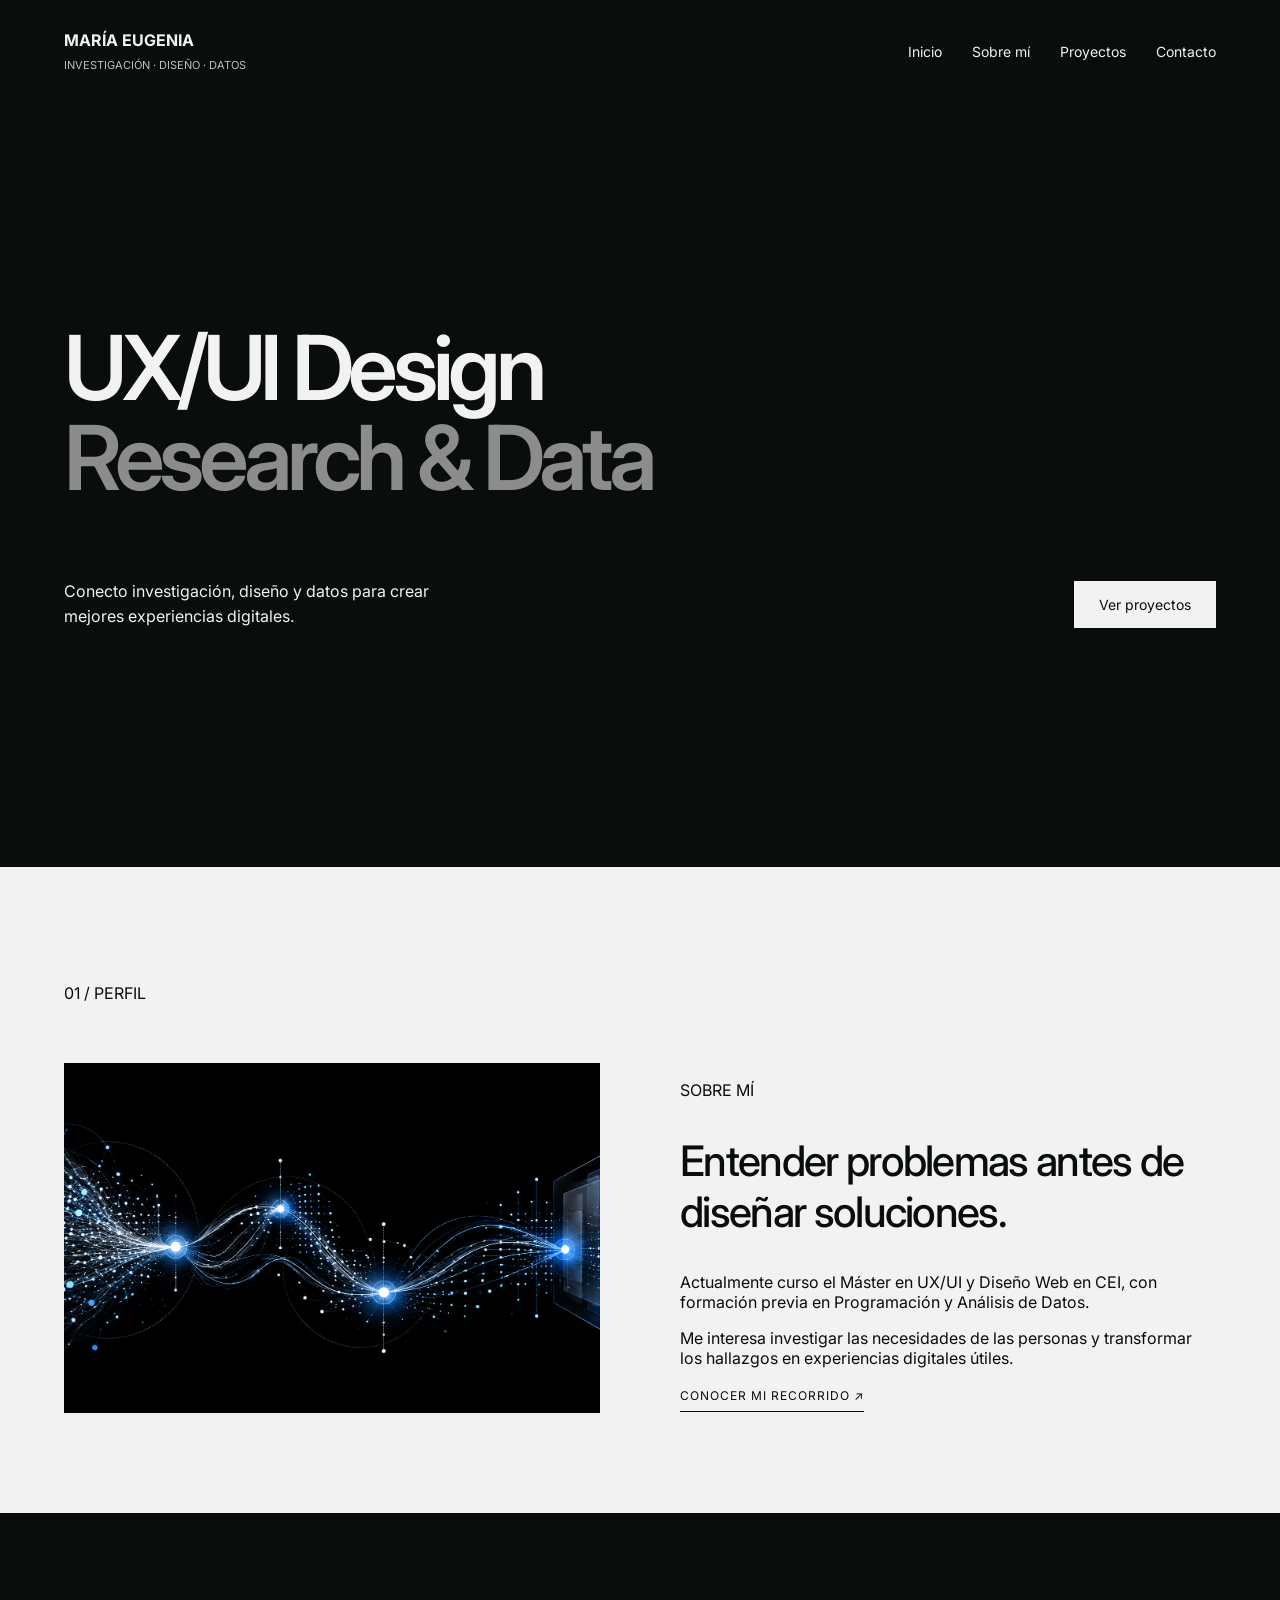
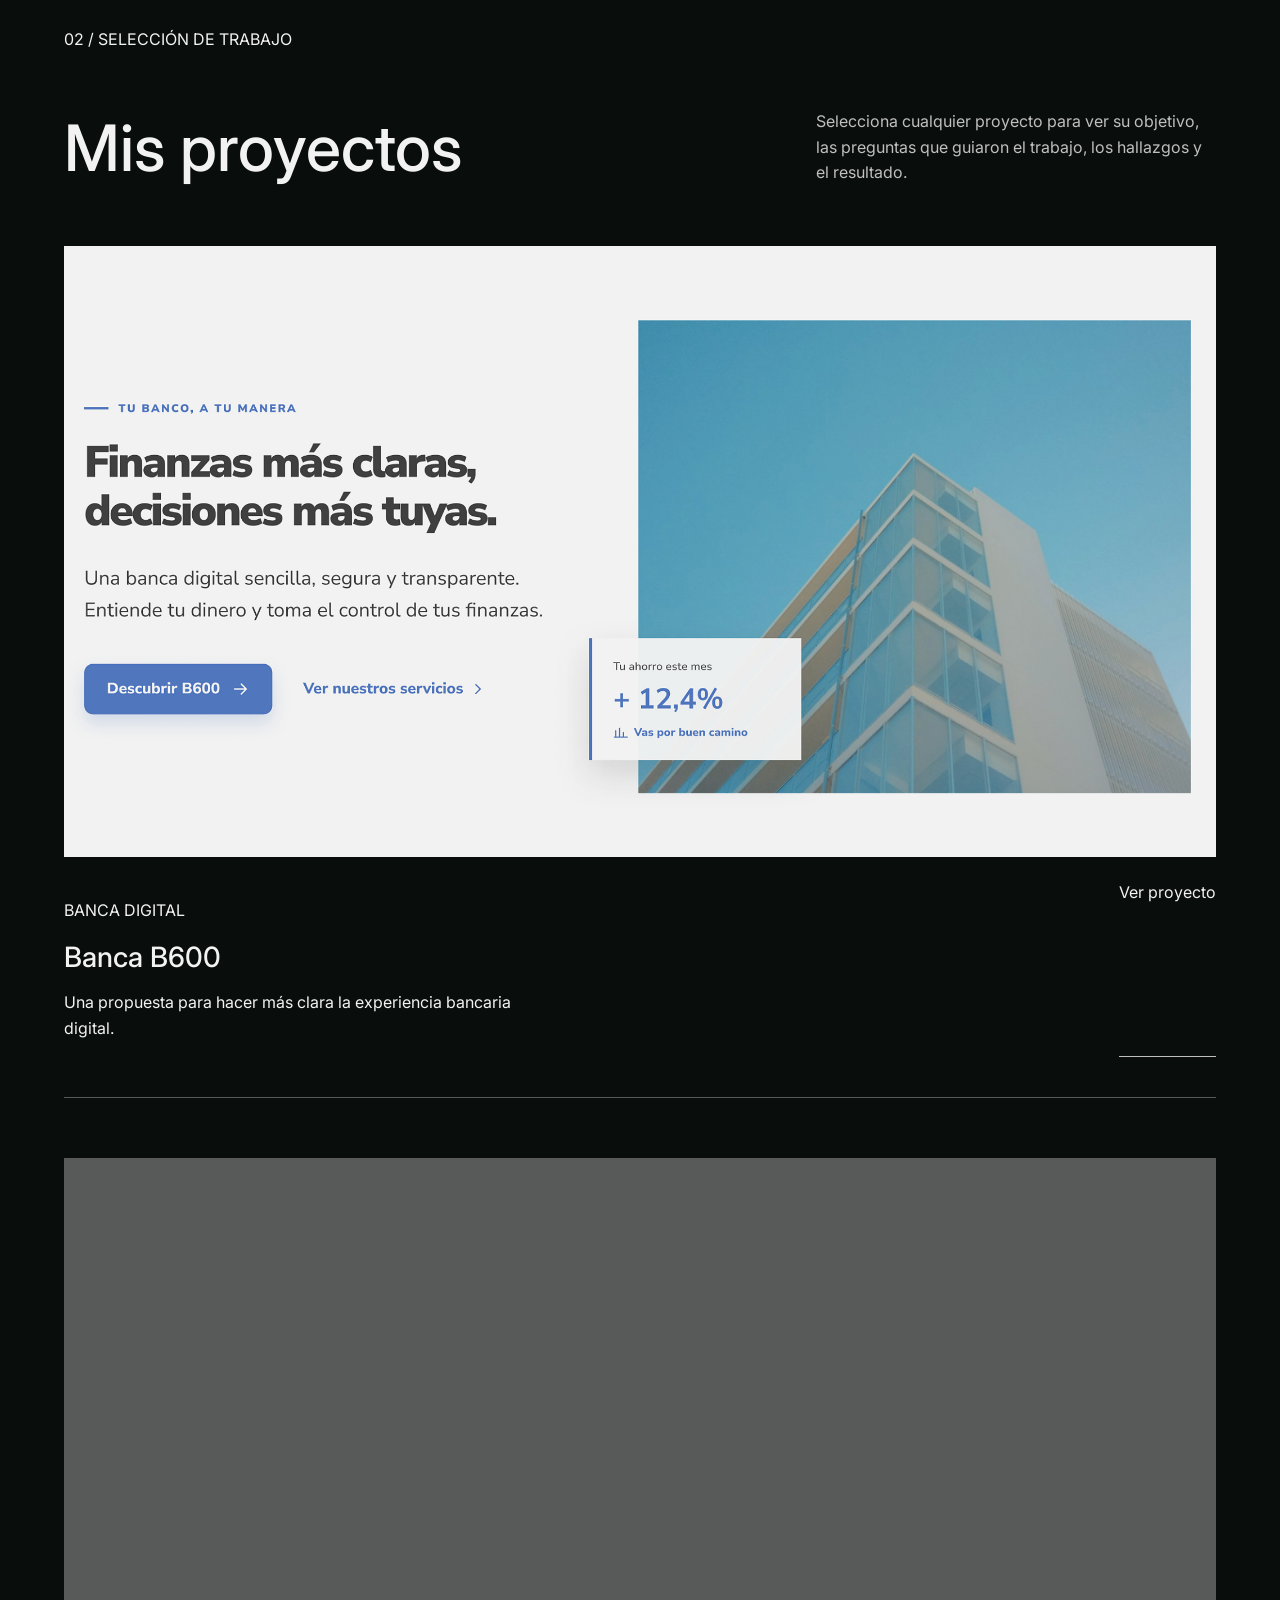
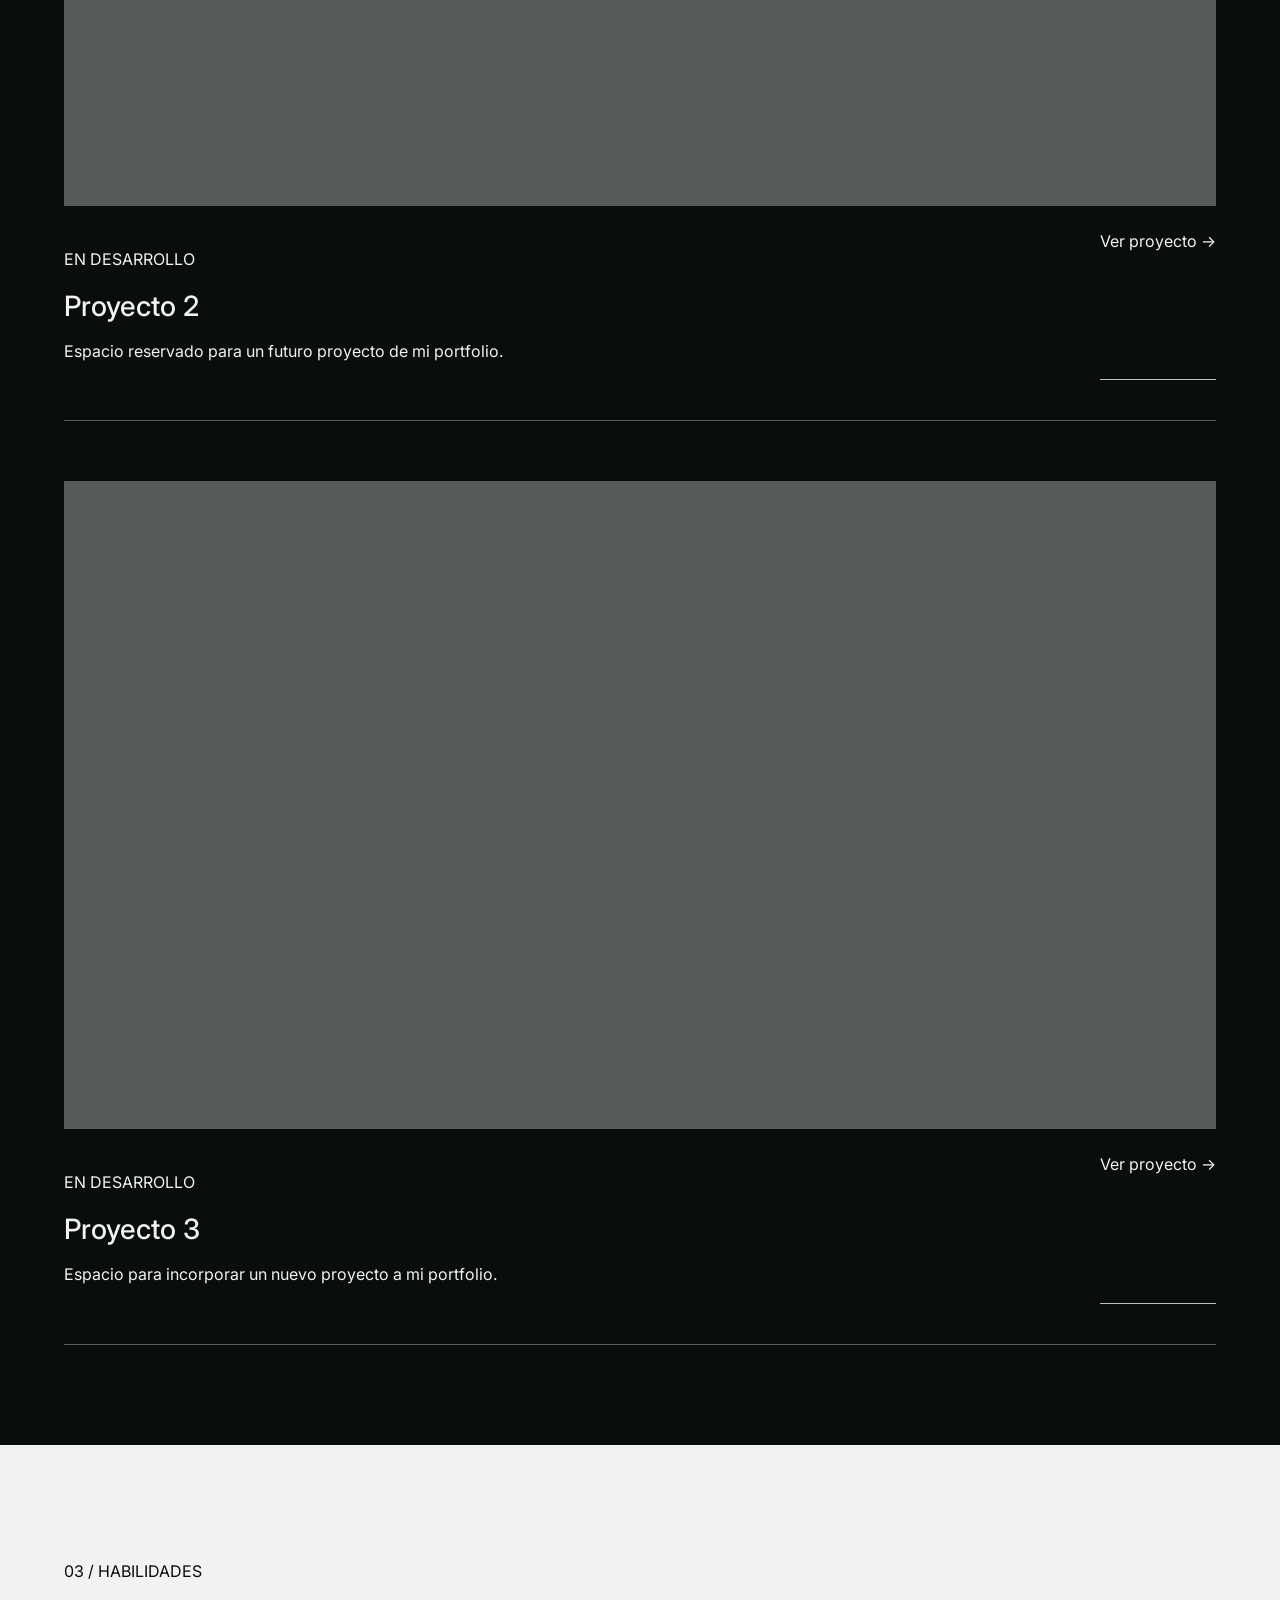
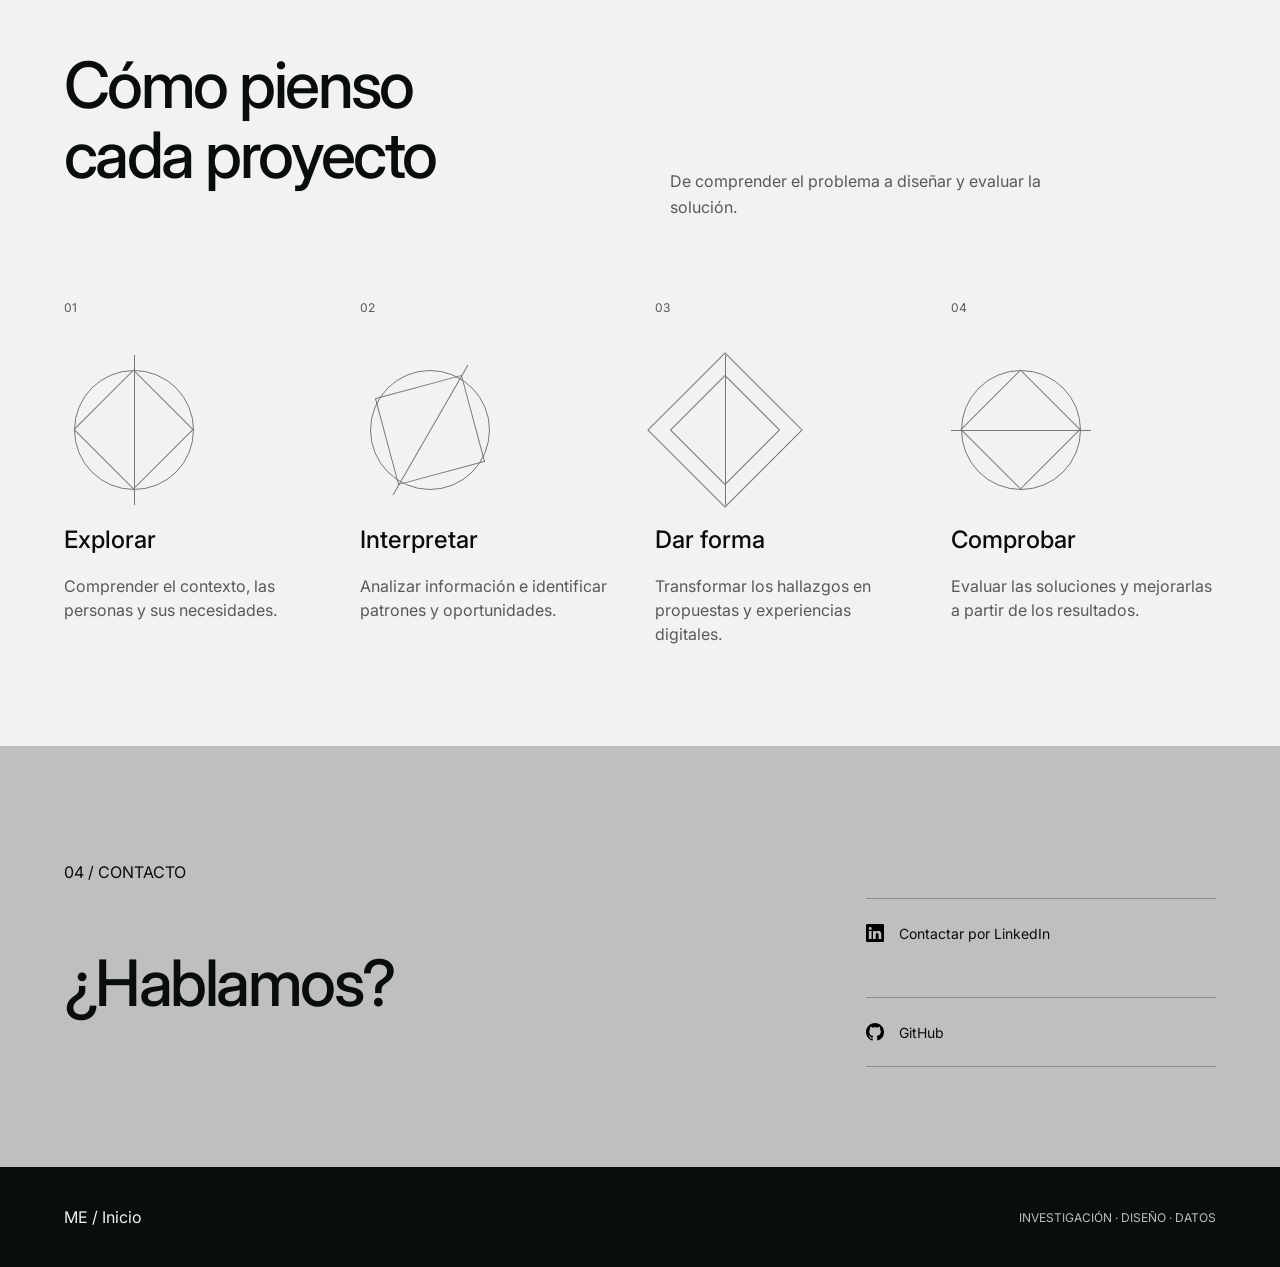
<file: index.html>
<!DOCTYPE html>
<html lang="es">

<head>
  <meta charset="UTF-8">
  <meta name="viewport" content="width=device-width, initial-scale=1.0">

  <title>María Eugenia | Portfolio</title>

  <!-- Tipografía Inter -->
  <link rel="preconnect" href="https://fonts.googleapis.com">
  <link rel="preconnect" href="https://fonts.gstatic.com" crossorigin>
  <link href="https://fonts.googleapis.com/css2?family=Inter:wght@400;500;600;700&display=swap" rel="stylesheet">

  <!-- Archivo de estilos -->
  <link rel="stylesheet" href="css/main.css">
</head>

<body>

  <!-- HEADER -->
  <header class="header">
    <div class="contenedor">

      <a href="index.html" class="logo">
        <strong>MARÍA EUGENIA</strong>
        <span>INVESTIGACIÓN · DISEÑO · DATOS</span>
      </a>

      <nav class="menu">
        <a href="index.html">Inicio</a>
        <a href="sobre-mi.html">Sobre mí</a>
        <a href="#proyectos">Proyectos</a>
        <a href="#contacto">Contacto</a>
      </nav>

    </div>
  </header>

  <main>

    <!-- 01. PORTADA -->
    <section class="portada">
      <div class="contenedor">

        <h1>
          UX/UI Design<br>
          <span>Research & Data</span>
        </h1>

        <div class="portada-info">
          <p>
            Conecto investigación, diseño y datos
            para crear mejores experiencias digitales.
          </p>

          <a href="#proyectos" class="boton">
            Ver proyectos
          </a>
        </div>

      </div>
    </section>

    <!-- 02. SOBRE MÍ -->
    <section class="sobre-mi">
      <div class="contenedor">

        <p class="etiqueta">01 / PERFIL</p>

        <div class="sobre-mi-contenido">

          <div class="sobre-mi-imagen">
            <img src="assets/img/flujo-datos.png" alt="Representación abstracta de un flujo de información y datos"
              class="imagen-flujo-datos">

          </div>

          <div class="sobre-mi-texto">
            <p class="etiqueta">SOBRE MÍ</p>

            <h2>
              Entender problemas antes
              de diseñar soluciones.
            </h2>

            <p>
              Actualmente curso el Máster en UX/UI
              y Diseño Web en CEI, con formación
              previa en Programación y Análisis
              de Datos.
            </p>

            <p>
              Me interesa investigar las necesidades
              de las personas y transformar los
              hallazgos en experiencias digitales útiles.
            </p>

            <a href="sobre-mi.html" class="enlace-recorrido">
              Conocer mi recorrido ↗
            </a>
          </div>

        </div>
      </div>
    </section>

    <!-- 03. PROYECTOS -->
    <section class="proyectos" id="proyectos">
      <div class="contenedor">

        <p class="etiqueta">02 / SELECCIÓN DE TRABAJO</p>



        <div class="encabezado-proyectos">

          <h2>Mis proyectos</h2>

          <p class="introduccion">
            Selecciona cualquier proyecto para ver su objetivo,
            las preguntas que guiaron el trabajo,
            los hallazgos y el resultado.
          </p>

        </div>


        <!-- Proyecto B600 -->
        <article class="tarjeta-proyecto">

          <img class="imagen-b600" src="assets/img/b600-home.jpg" alt="Página principal de B600 Banca Digital">

          <div class="proyecto-info">
            <div>
              <p class="etiqueta">BANCA DIGITAL</p>
              <h3>Banca B600</h3>

              <p>
                Una propuesta para hacer más clara
                la experiencia bancaria digital.
              </p>
            </div>

            <a href="detalle-b600.html" class="enlace">
              Ver proyecto
            </a>
          </div>

        </article>

        <!-- Segundo proyecto -->
        <article class="tarjeta-proyecto">

          <div class="imagen-pendiente"></div>

          <div class="proyecto-info">
            <div>
              <p class="etiqueta">EN DESARROLLO</p>
              <h3>Proyecto 2</h3>

              <p>
                Espacio reservado para un futuro proyecto
                de mi portfolio.
              </p>
            </div>

            <a href="detalle-proyecto2.html" class="enlace">Ver proyecto →</a>
          </div>

        </article>

        <!-- Proyecto futuro -->
        <article class="tarjeta-proyecto">

          <div class="imagen-pendiente"></div>

          <div class="proyecto-info">
            <div>
              <p class="etiqueta">EN DESARROLLO</p>
              <h3>Proyecto 3</h3>

              <p>
                Espacio para incorporar un nuevo
                proyecto a mi portfolio.
              </p>
            </div>

            <a href="detalle-proyecto3.html" class="enlace">Ver proyecto →</a>
          </div>

        </article>

      </div>
    </section>

    <!-- 04. MI PROCESO -->
    <section class="proceso" id="proceso">
      <div class="contenedor">

        <p class="etiqueta">03 / HABILIDADES</p>

        <div class="proceso-encabezado">
          <h2>Cómo pienso<br>cada proyecto</h2>

          <p class="introduccion">
            De comprender el problema a diseñar
            y evaluar la solución.
          </p>
        </div>

        <div class="pasos">

          <article class="paso">
            <span>01</span>

            <div class="figura figura-explorar" aria-hidden="true">
              <span class="circulo"></span>
              <span class="rombo"></span>
              <span class="linea-vertical"></span>
            </div>
            <h3>Explorar</h3>
            <p>
              Comprender el contexto, las personas
              y sus necesidades.
            </p>
          </article>

          <article class="paso">
            <span>02</span>

            <div class="figura figura-interpretar" aria-hidden="true">
              <span class="circulo"></span>
              <span class="cuadrado-inclinado"></span>
              <span class="linea-diagonal"></span>
            </div>

            <h3>Interpretar</h3>
            <p>
              Analizar información e identificar
              patrones y oportunidades.
            </p>
          </article>

          <article class="paso">
            <span>03</span>

            <div class="figura figura-dar-forma" aria-hidden="true">
              <span class="rombo-exterior"></span>
              <span class="rombo-interior"></span>
              <span class="linea-vertical"></span>
            </div>

            <h3>Dar forma</h3>
            <p>
              Transformar los hallazgos en propuestas
              y experiencias digitales.
            </p>
          </article>

          <article class="paso">
            <span>04</span>
            <div class="figura figura-comprobar" aria-hidden="true">
              <span class="circulo"></span>
              <span class="rombo"></span>
              <span class="linea-horizontal"></span>
            </div>
            
            <h3>Comprobar</h3>
            <p>
              Evaluar las soluciones y mejorarlas
              a partir de los resultados.
            </p>
          </article>

        </div>
      </div>
    </section>

    <!-- 05. CONTACTO -->
    <section class="contacto" id="contacto">
      <div class="contenedor">

        <p class="etiqueta">04 / CONTACTO</p>

        <div class="contacto-contenido">

          <h2>¿Hablamos?</h2>

          <div class="contacto-enlaces">

            <a href="https://www.linkedin.com/in/maria-eugenia-cardamone/" target="_blank" rel="noopener noreferrer">

              <img src="assets/icons/linkedin.svg" alt="" class="icono-contacto">
              <span>Contactar por LinkedIn</span>
            </a>



            <a href="https://github.com/cardamoneeuge">

              <img src="assets/icons/github.svg" alt="" class="icono-contacto">
              <span>GitHub</span>
            </a>

          </div>

        </div>
      </div>
    </section>

  </main>

  <!-- FOOTER -->
  <footer class="footer">
    <div class="contenedor">

      <a href="index.html">ME / Inicio</a>

      <p>INVESTIGACIÓN · DISEÑO · DATOS</p>

    </div>
  </footer>

</body>

</html>
</file>
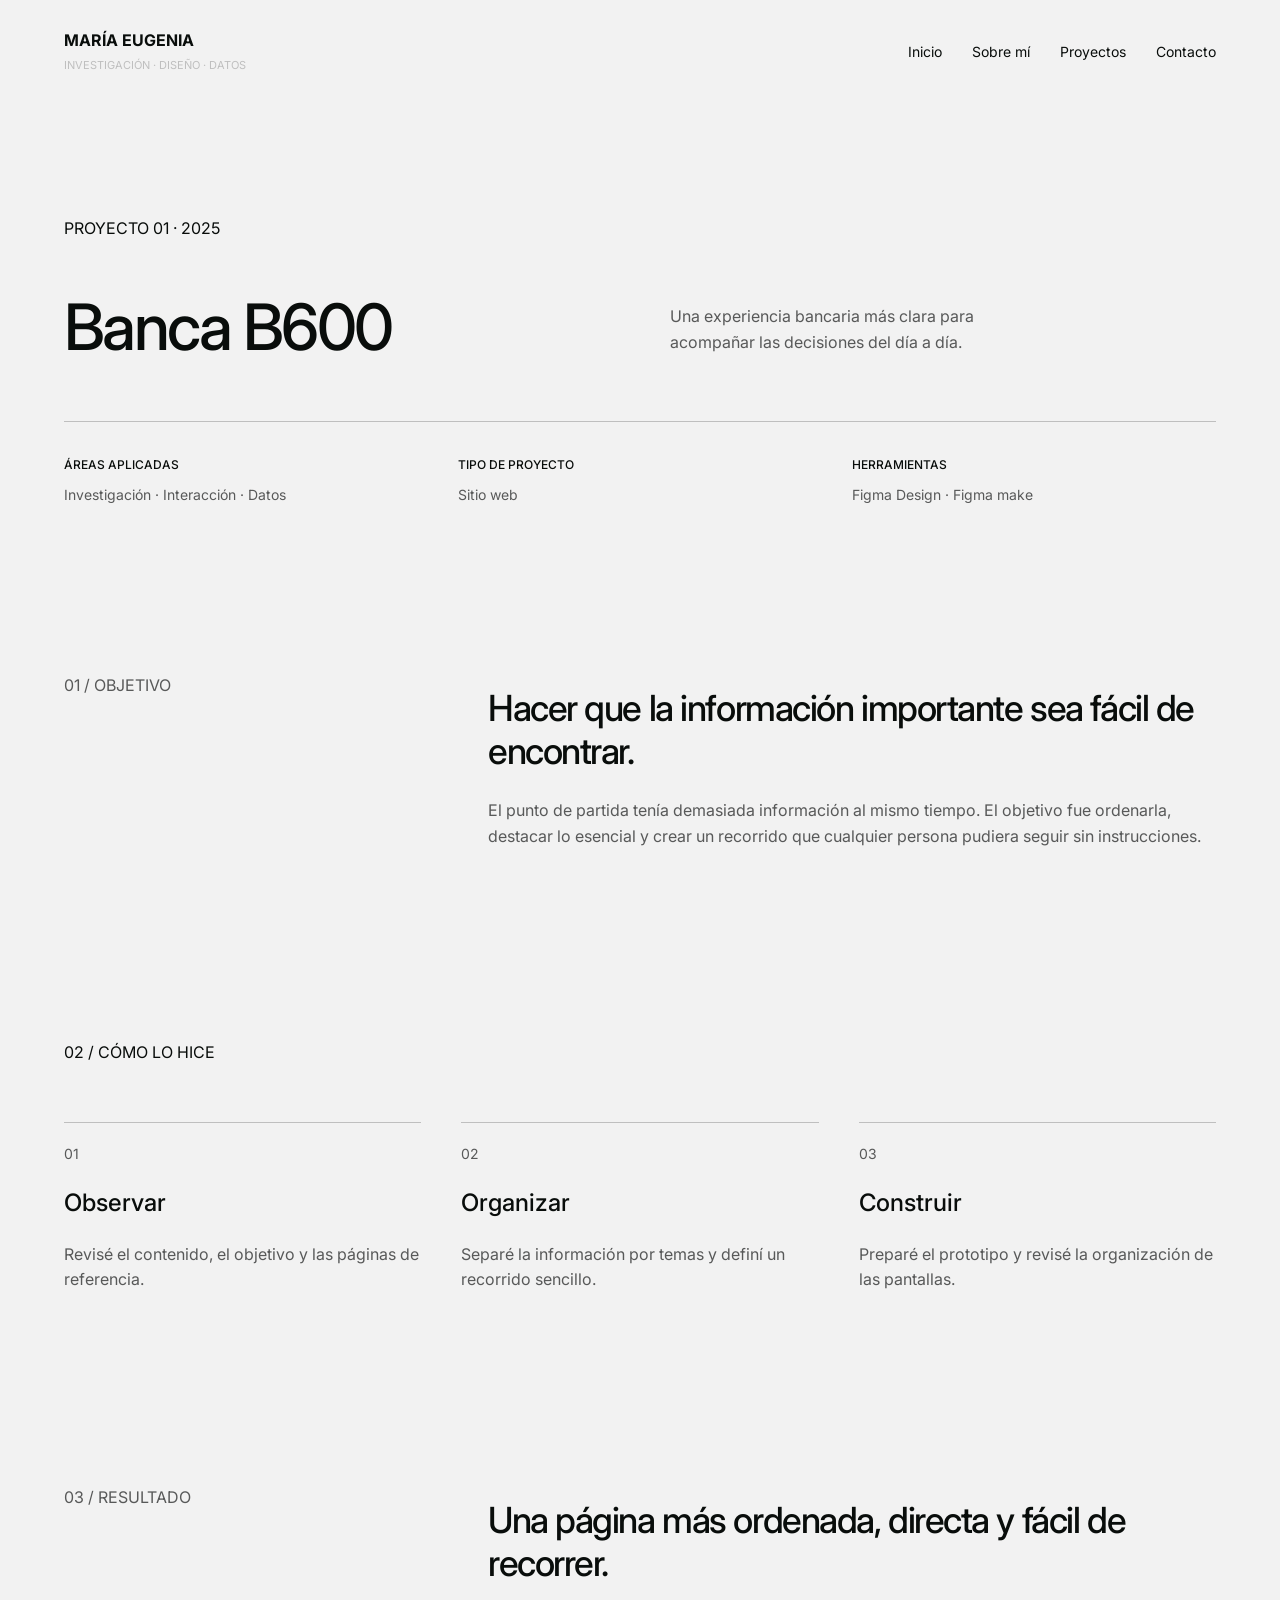
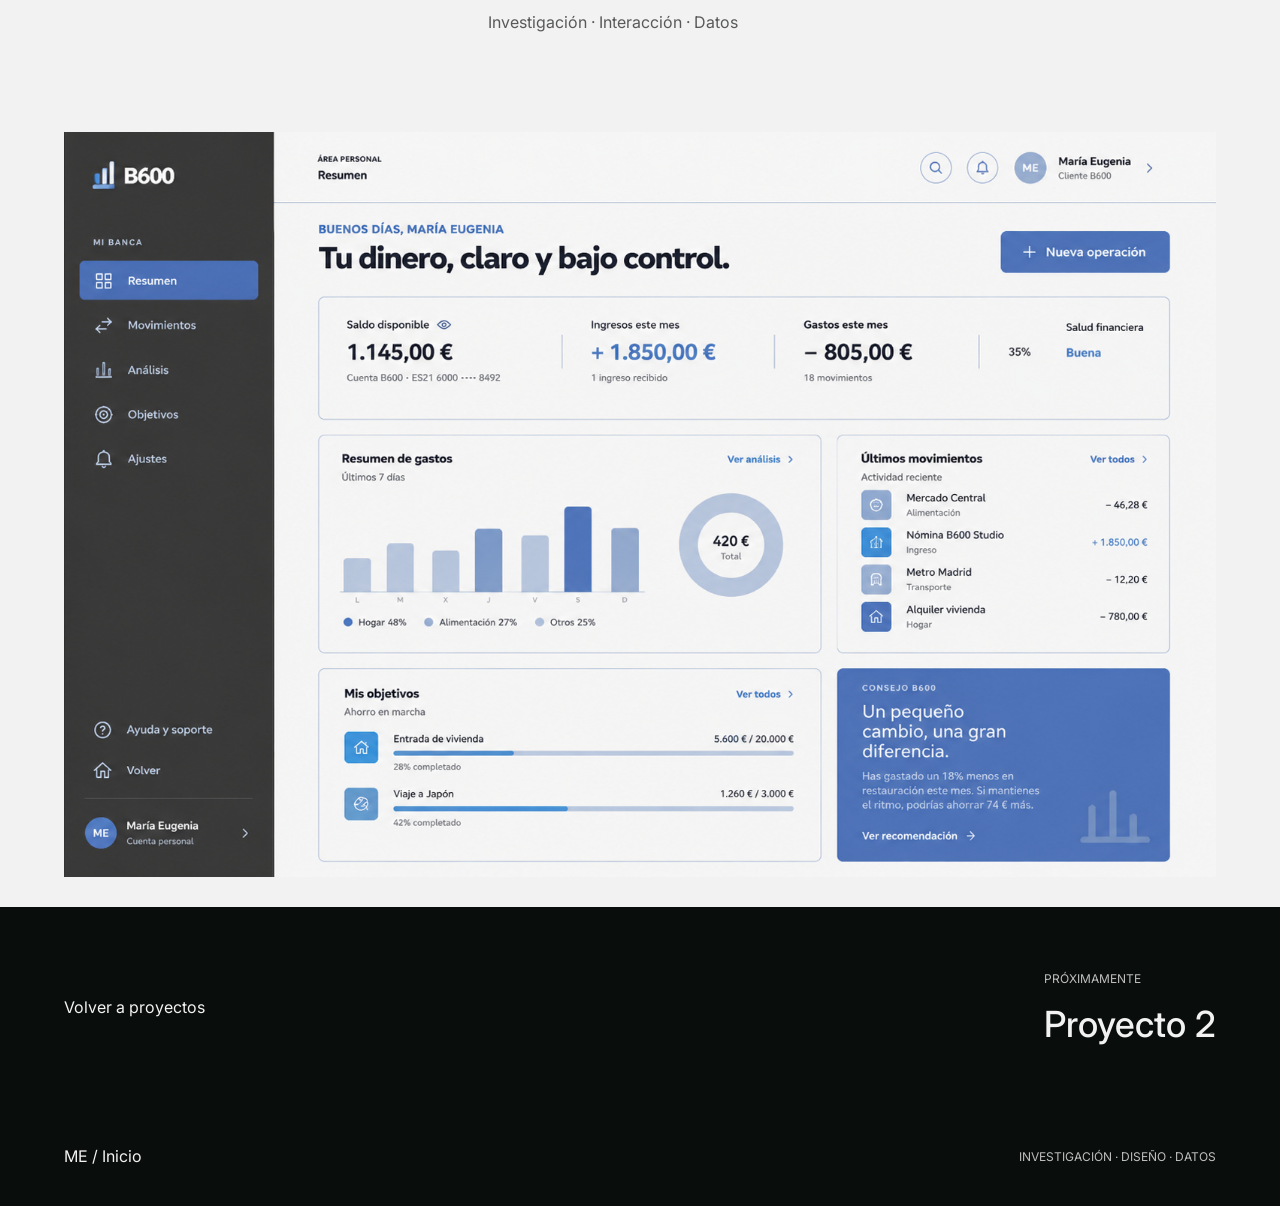
<file: detalle-b600.html>
<!DOCTYPE html>
<html lang="es">

<head>
  <meta charset="UTF-8">
  <meta name="viewport" content="width=device-width, initial-scale=1.0">

  <title>Banca B600 | María Eugenia</title>

  <!-- Tipografía Inter -->
  <link rel="preconnect" href="https://fonts.googleapis.com">
  <link rel="preconnect" href="https://fonts.gstatic.com" crossorigin>
  <link href="https://fonts.googleapis.com/css2?family=Inter:wght@400;500;600;700&display=swap" rel="stylesheet">

  <!-- Estilos -->
  <link rel="stylesheet" href="css/main.css">
</head>

<body class="pagina-detalle">

  <!-- Cabecera -->
  <header class="header">
    <div class="contenedor">

      <a href="index.html" class="logo">
        <strong>MARÍA EUGENIA</strong>
      <span>INVESTIGACIÓN · DISEÑO · DATOS</span>
      </a>

      <nav class="menu">
        <a href="index.html">Inicio</a>
        <a href="sobre-mi.html">Sobre mí</a>
        <a href="index.html#proyectos">Proyectos</a>
        <a href="index.html#contacto">Contacto</a>
      </nav>

    </div>
  </header>

  <main>

    <!-- 01. Presentación del proyecto -->
    <section class="detalle-portada">
      <div class="contenedor">

        <p class="etiqueta">PROYECTO 01 · 2025</p>

        <div class="detalle-encabezado">

          <h1>Banca B600</h1>

          <p>
            Una experiencia bancaria más clara
            para acompañar las decisiones del día a día.
          </p>

        </div>

        <!-- Información del proyecto -->
        <div class="detalle-datos">

          <div>
            <h2>ÁREAS APLICADAS</h2>
            <p>Investigación · Interacción · Datos</p>
          </div>

          <div>
            <h2>TIPO DE PROYECTO</h2>
            <p>Sitio web</p>
          </div>

          <div>
            <h2>HERRAMIENTAS</h2>
            <p>Figma Design · Figma make</p>
          </div>

        </div>

      </div>
    </section>

    <!-- 02. Objetivo -->
    <section class="detalle-seccion">
      <div class="contenedor detalle-contenido">

        <p class="etiqueta">01 / OBJETIVO</p>

        <div>
          <h2>
            Hacer que la información importante
            sea fácil de encontrar.
          </h2>

          <p>
            El punto de partida tenía demasiada información
            al mismo tiempo. El objetivo fue ordenarla,
            destacar lo esencial y crear un recorrido
            que cualquier persona pudiera seguir
            sin instrucciones.
          </p>
        </div>

      </div>
    </section>

    <!-- 03. Proceso -->
    <section class="detalle-seccion">
      <div class="contenedor">

        <p class="etiqueta">02 / CÓMO LO HICE</p>

        <div class="detalle-pasos">

          <article class="detalle-paso">
            <span>01</span>

            <h3>Observar</h3>

            <p>
              Revisé el contenido, el objetivo
              y las páginas de referencia.
            </p>
          </article>

          <article class="detalle-paso">
            <span>02</span>

            <h3>Organizar</h3>

            <p>
              Separé la información por temas
              y definí un recorrido sencillo.
            </p>
          </article>

          <article class="detalle-paso">
            <span>03</span>

            <h3>Construir</h3>

            <p>
              Preparé el prototipo y revisé
              la organización de las pantallas.
            </p>
          </article>

        </div>

      </div>
    </section>

    <!-- 04. Resultado -->
    <section class="detalle-seccion">
      <div class="contenedor detalle-contenido">

        <p class="etiqueta">03 / RESULTADO</p>

        <div>
          <h2>
            Una página más ordenada,
            directa y fácil de recorrer.
          </h2>

          <p>Investigación · Interacción · Datos</p>
        </div>

      </div>
    </section>

    <!-- Imagen del proyecto: pendiente -->
    <section class="detalle-imagen">
      <div class="contenedor">

        <img src="assets/img/b600-overview.jpg" alt="Panel de resumen de Banca B600">
      </div>
    </section>

    <!-- Navegación entre proyectos -->
    <section class="siguiente-proyecto">
      <div class="contenedor">

        <a href="index.html#proyectos" class="enlace">
          Volver a proyectos
        </a>

        <a href="detalle-proyecto2.html" class="siguiente-enlace">
          <span>PRÓXIMAMENTE</span>
          <h2>Proyecto 2</h2>
        </a>

      </div>
    </section>

  </main>

  <!-- Pie de página -->
  <footer class="footer">
    <div class="contenedor">

      <a href="index.html">ME / Inicio</a>

      <p>INVESTIGACIÓN · DISEÑO · DATOS</p>

    </div>
  </footer>

</body>

</html>
</file>
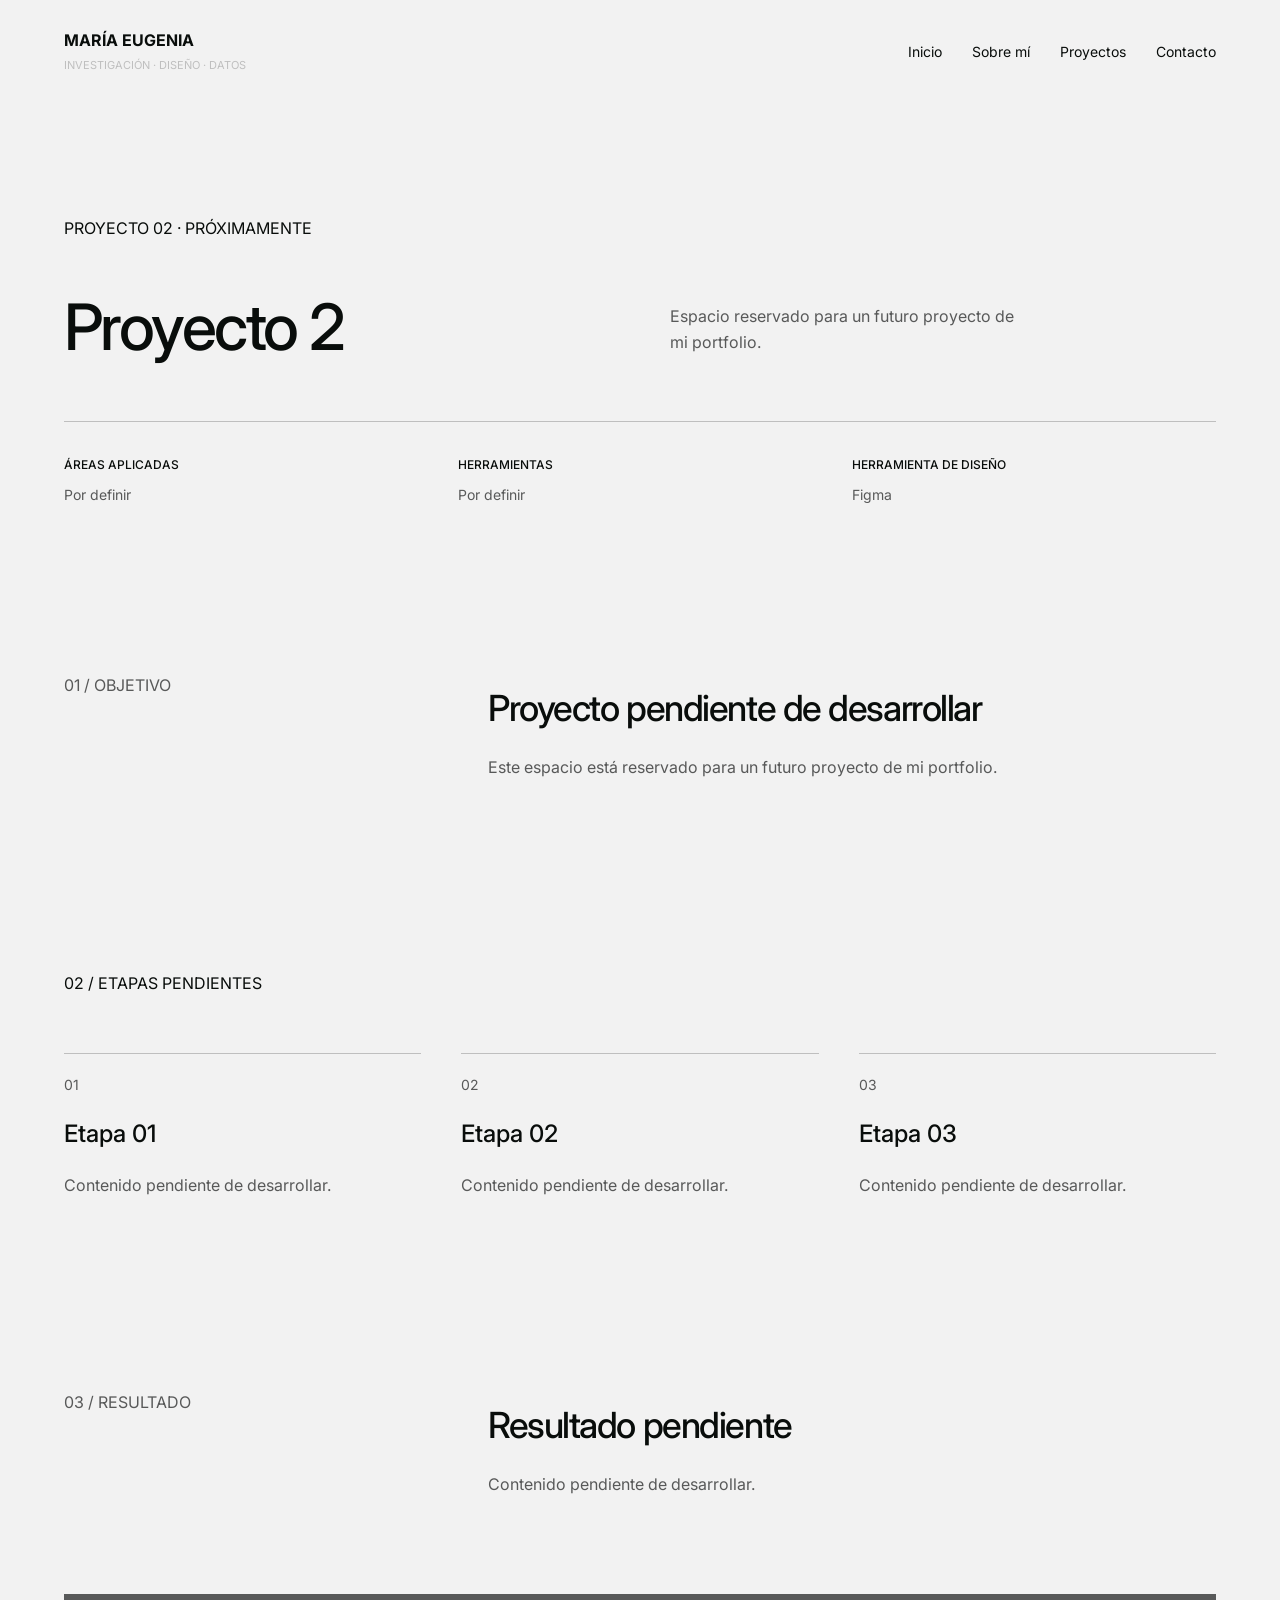
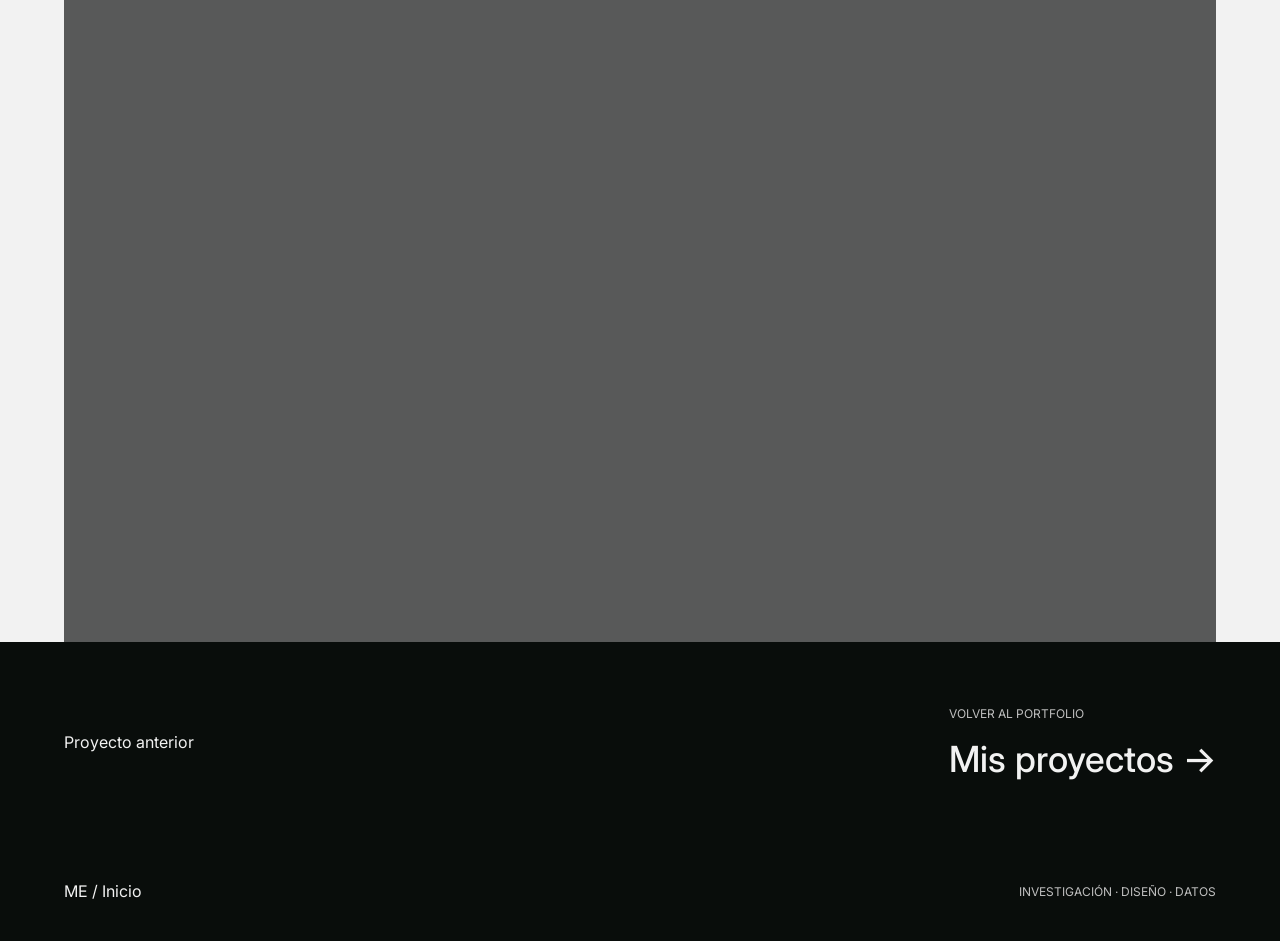
<file: detalle-proyecto2.html>
<!DOCTYPE html>
<html lang="es">

<head>
  <meta charset="UTF-8">
  <meta name="viewport" content="width=device-width, initial-scale=1.0">

  <title>Proyecto 2 | María Eugenia</title>

  <!-- Tipografía Inter -->
  <link rel="preconnect" href="https://fonts.googleapis.com">
  <link rel="preconnect" href="https://fonts.gstatic.com" crossorigin>
  <link href="https://fonts.googleapis.com/css2?family=Inter:wght@400;500;600;700&display=swap" rel="stylesheet">

  <!-- Estilos -->
  <link rel="stylesheet" href="css/main.css">
</head>

<body class="pagina-detalle">

  <!-- Cabecera -->
  <header class="header">
    <div class="contenedor">

      <a href="index.html" class="logo">
        <strong>MARÍA EUGENIA</strong>
        <span>INVESTIGACIÓN · DISEÑO · DATOS</span>
      </a>

      <nav class="menu">
        <a href="index.html">Inicio</a>
        <a href="sobre-mi.html">Sobre mí</a>
        <a href="index.html#proyectos">Proyectos</a>
        <a href="index.html#contacto">Contacto</a>
      </nav>

    </div>
  </header>

  <main>

    <!-- 01. Presentación del proyecto -->
    <section class="detalle-portada">
      <div class="contenedor">

        <p class="etiqueta">PROYECTO 02 · PRÓXIMAMENTE</p>

        <div class="detalle-encabezado">

          <h1>Proyecto 2</h1>

          <p>
            Espacio reservado para un futuro proyecto
            de mi portfolio.
          </p>

        </div>

        <!-- Información general -->
        <div class="detalle-datos">

          <div>
            <h2>ÁREAS APLICADAS</h2>
            <p>Por definir</p>
          </div>

          <div>
            <h2>HERRAMIENTAS</h2>
            <p>Por definir</p>
          </div>

          <div>
            <h2>HERRAMIENTA DE DISEÑO</h2>
            <p>Figma</p>
          </div>

        </div>

      </div>
    </section>

    <!-- 02. Objetivo -->
    <section class="detalle-seccion">
      <div class="contenedor detalle-contenido">

        <p class="etiqueta">01 / OBJETIVO</p>

        <div>
          <h2>Proyecto pendiente de desarrollar</h2>

          <p>
            Este espacio está reservado para un futuro
            proyecto de mi portfolio.
          </p>
        </div>

      </div>
    </section>

    <!-- 03. Proceso -->
    <section class="detalle-seccion">
      <div class="contenedor">

        <p class="etiqueta">02 / ETAPAS PENDIENTES</p>

        <div class="detalle-pasos">

          <article class="detalle-paso">
            <span>01</span>

            <h3>Etapa 01</h3>

            <p>
              Contenido pendiente de desarrollar.
            </p>
          </article>

          <article class="detalle-paso">
            <span>02</span>

            <h3>Etapa 02</h3>

            <p>
              Contenido pendiente de desarrollar.
            </p>
          </article>

          <article class="detalle-paso">
            <span>03</span>

            <h3>Etapa 03</h3>

            <p>
              Contenido pendiente de desarrollar.
            </p>
          </article>

        </div>

      </div>
    </section>

    <!-- 04. Resultado propuesto -->
    <section class="detalle-seccion">
      <div class="contenedor detalle-contenido">

        <p class="etiqueta">03 / RESULTADO</p>

        <div>
          <h2>
            Resultado pendiente
          </h2>

          <p>
            Contenido pendiente de desarrollar.
          </p>
        </div>

      </div>
    </section>

    <!-- Imagen pendiente -->
    <section class="detalle-imagen">
      <div class="contenedor">

        <div class="imagen-pendiente"></div>

      </div>
    </section>

    <!-- Volver al portfolio -->
    <section class="siguiente-proyecto">
      <div class="contenedor">

        <a href="detalle-b600.html" class="enlace">
          Proyecto anterior
        </a>

        <a href="index.html#proyectos" class="siguiente-enlace">
          <span>VOLVER AL PORTFOLIO</span>
          <h2>Mis proyectos →</h2>
        </a>

      </div>
    </section>

  </main>

  <!-- Footer -->
  <footer class="footer">
    <div class="contenedor">

      <a href="index.html">ME / Inicio</a>

      <p>INVESTIGACIÓN · DISEÑO · DATOS</p>

    </div>
  </footer>

</body>

</html>
</file>
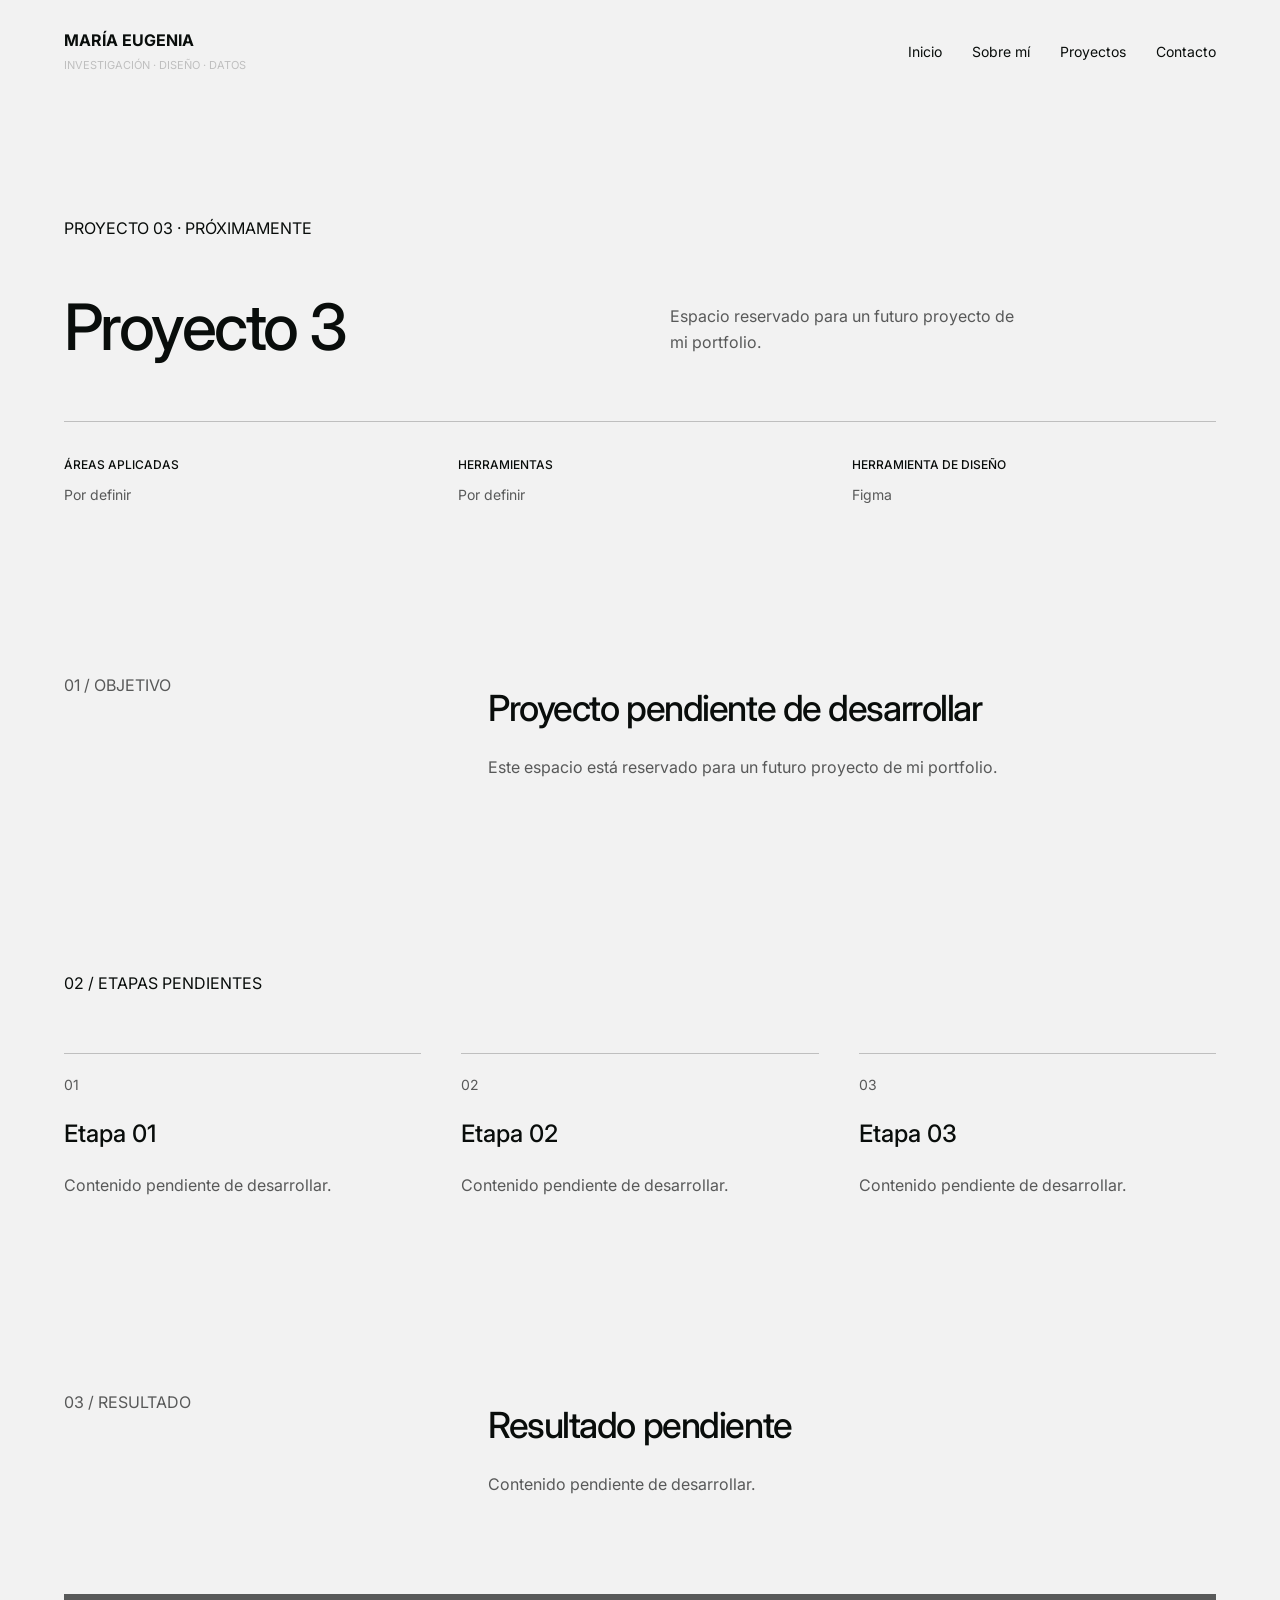
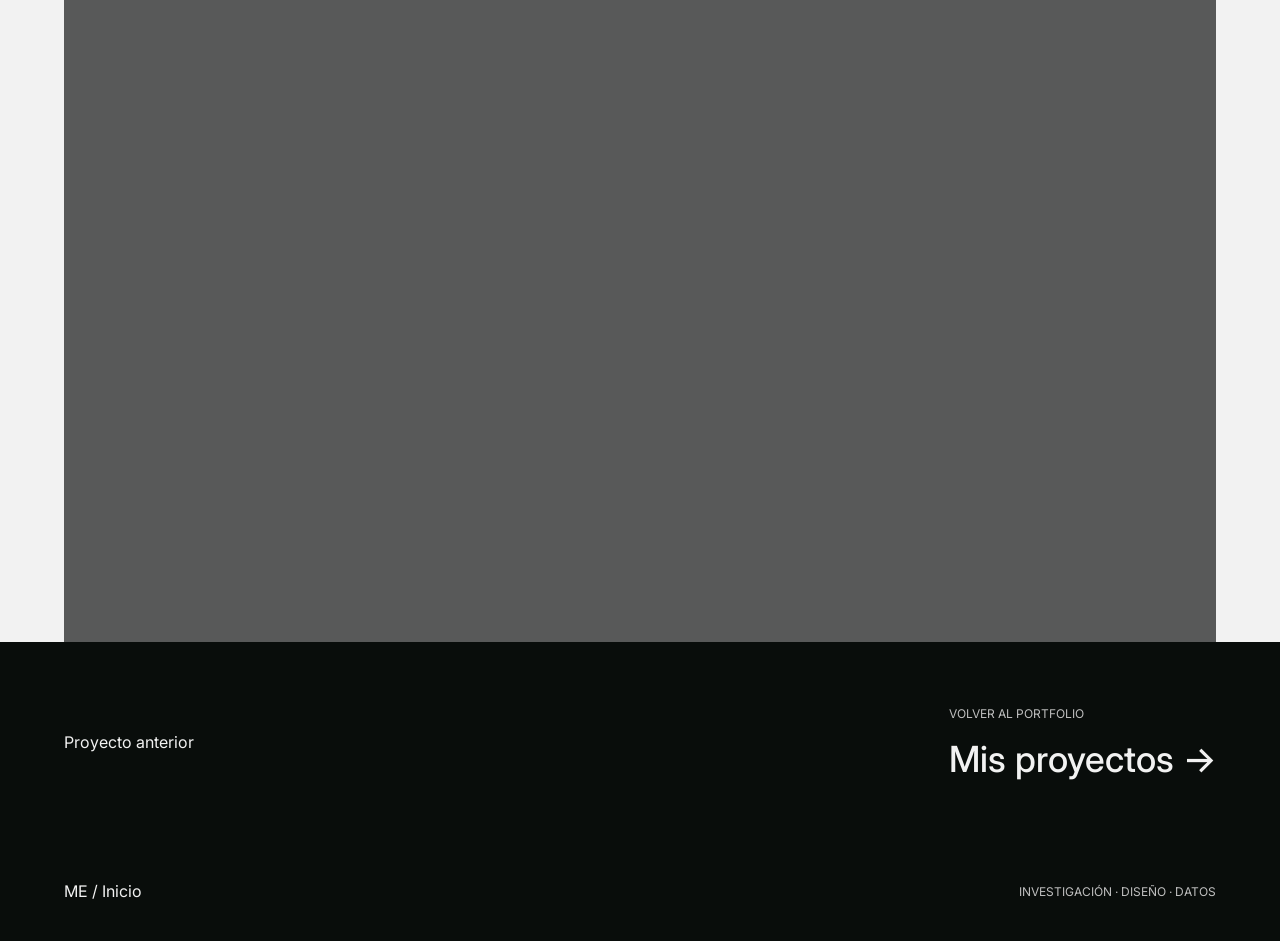
<file: detalle-proyecto3.html>
<!DOCTYPE html>
<html lang="es">

<head>
  <meta charset="UTF-8">
  <meta name="viewport" content="width=device-width, initial-scale=1.0">

  <title>Proyecto 3 | María Eugenia</title>

  <!-- Tipografía Inter -->
  <link rel="preconnect" href="https://fonts.googleapis.com">
  <link rel="preconnect" href="https://fonts.gstatic.com" crossorigin>
  <link href="https://fonts.googleapis.com/css2?family=Inter:wght@400;500;600;700&display=swap" rel="stylesheet">

  <!-- Estilos -->
  <link rel="stylesheet" href="css/main.css">
</head>

<body class="pagina-detalle">

  <!-- Cabecera -->
  <header class="header">
    <div class="contenedor">

      <a href="index.html" class="logo">
        <strong>MARÍA EUGENIA</strong>
       <span>INVESTIGACIÓN · DISEÑO · DATOS</span>
      </a>

      <nav class="menu">
        <a href="index.html">Inicio</a>
        <a href="sobre-mi.html">Sobre mí</a>
        <a href="index.html#proyectos">Proyectos</a>
        <a href="index.html#contacto">Contacto</a>
      </nav>

    </div>
  </header>

  <main>

    <!-- 01. Presentación del proyecto -->
    <section class="detalle-portada">
      <div class="contenedor">

        <p class="etiqueta">PROYECTO 03 · PRÓXIMAMENTE</p>

        <div class="detalle-encabezado">

          <h1>Proyecto 3</h1>

          <p>
            Espacio reservado para un futuro proyecto
            de mi portfolio.
          </p>

        </div>

        <!-- Información general -->
        <div class="detalle-datos">

          <div>
            <h2>ÁREAS APLICADAS</h2>
            <p>Por definir</p>
          </div>

          <div>
            <h2>HERRAMIENTAS</h2>
            <p>Por definir</p>
          </div>

          <div>
            <h2>HERRAMIENTA DE DISEÑO</h2>
            <p>Figma</p>
          </div>

        </div>

      </div>
    </section>

    <!-- 02. Objetivo -->
    <section class="detalle-seccion">
      <div class="contenedor detalle-contenido">

        <p class="etiqueta">01 / OBJETIVO</p>

        <div>
          <h2>Proyecto pendiente de desarrollar</h2>

          <p>
            Este espacio está reservado para un futuro
            proyecto de mi portfolio.
          </p>
        </div>

      </div>
    </section>

    <!-- 03. Proceso -->
    <section class="detalle-seccion">
      <div class="contenedor">

        <p class="etiqueta">02 / ETAPAS PENDIENTES</p>

        <div class="detalle-pasos">

          <article class="detalle-paso">
            <span>01</span>

            <h3>Etapa 01</h3>

            <p>
              Contenido pendiente de desarrollar.
            </p>
          </article>

          <article class="detalle-paso">
            <span>02</span>

            <h3>Etapa 02</h3>

            <p>
              Contenido pendiente de desarrollar.
            </p>
          </article>

          <article class="detalle-paso">
            <span>03</span>

            <h3>Etapa 03</h3>

            <p>
              Contenido pendiente de desarrollar.
            </p>
          </article>

        </div>

      </div>
    </section>

    <!-- 04. Resultado propuesto -->
    <section class="detalle-seccion">
      <div class="contenedor detalle-contenido">

        <p class="etiqueta">03 / RESULTADO</p>

        <div>
          <h2>
            Resultado pendiente
          </h2>

          <p>
            Contenido pendiente de desarrollar.
          </p>
        </div>

      </div>
    </section>

    <!-- Imagen pendiente -->
    <section class="detalle-imagen">
      <div class="contenedor">

        <div class="imagen-pendiente"></div>

      </div>
    </section>

    <!-- Volver al portfolio -->
    <section class="siguiente-proyecto">
      <div class="contenedor">

        <a href="detalle-proyecto2.html" class="enlace">
          Proyecto anterior
        </a>

        <a href="index.html#proyectos" class="siguiente-enlace">
          <span>VOLVER AL PORTFOLIO</span>
          <h2>Mis proyectos →</h2>
        </a>

      </div>
    </section>

  </main>

  <!-- Footer -->
  <footer class="footer">
    <div class="contenedor">

      <a href="index.html">ME / Inicio</a>

      <p>INVESTIGACIÓN · DISEÑO · DATOS</p>

    </div>
  </footer>

</body>

</html>
</file>
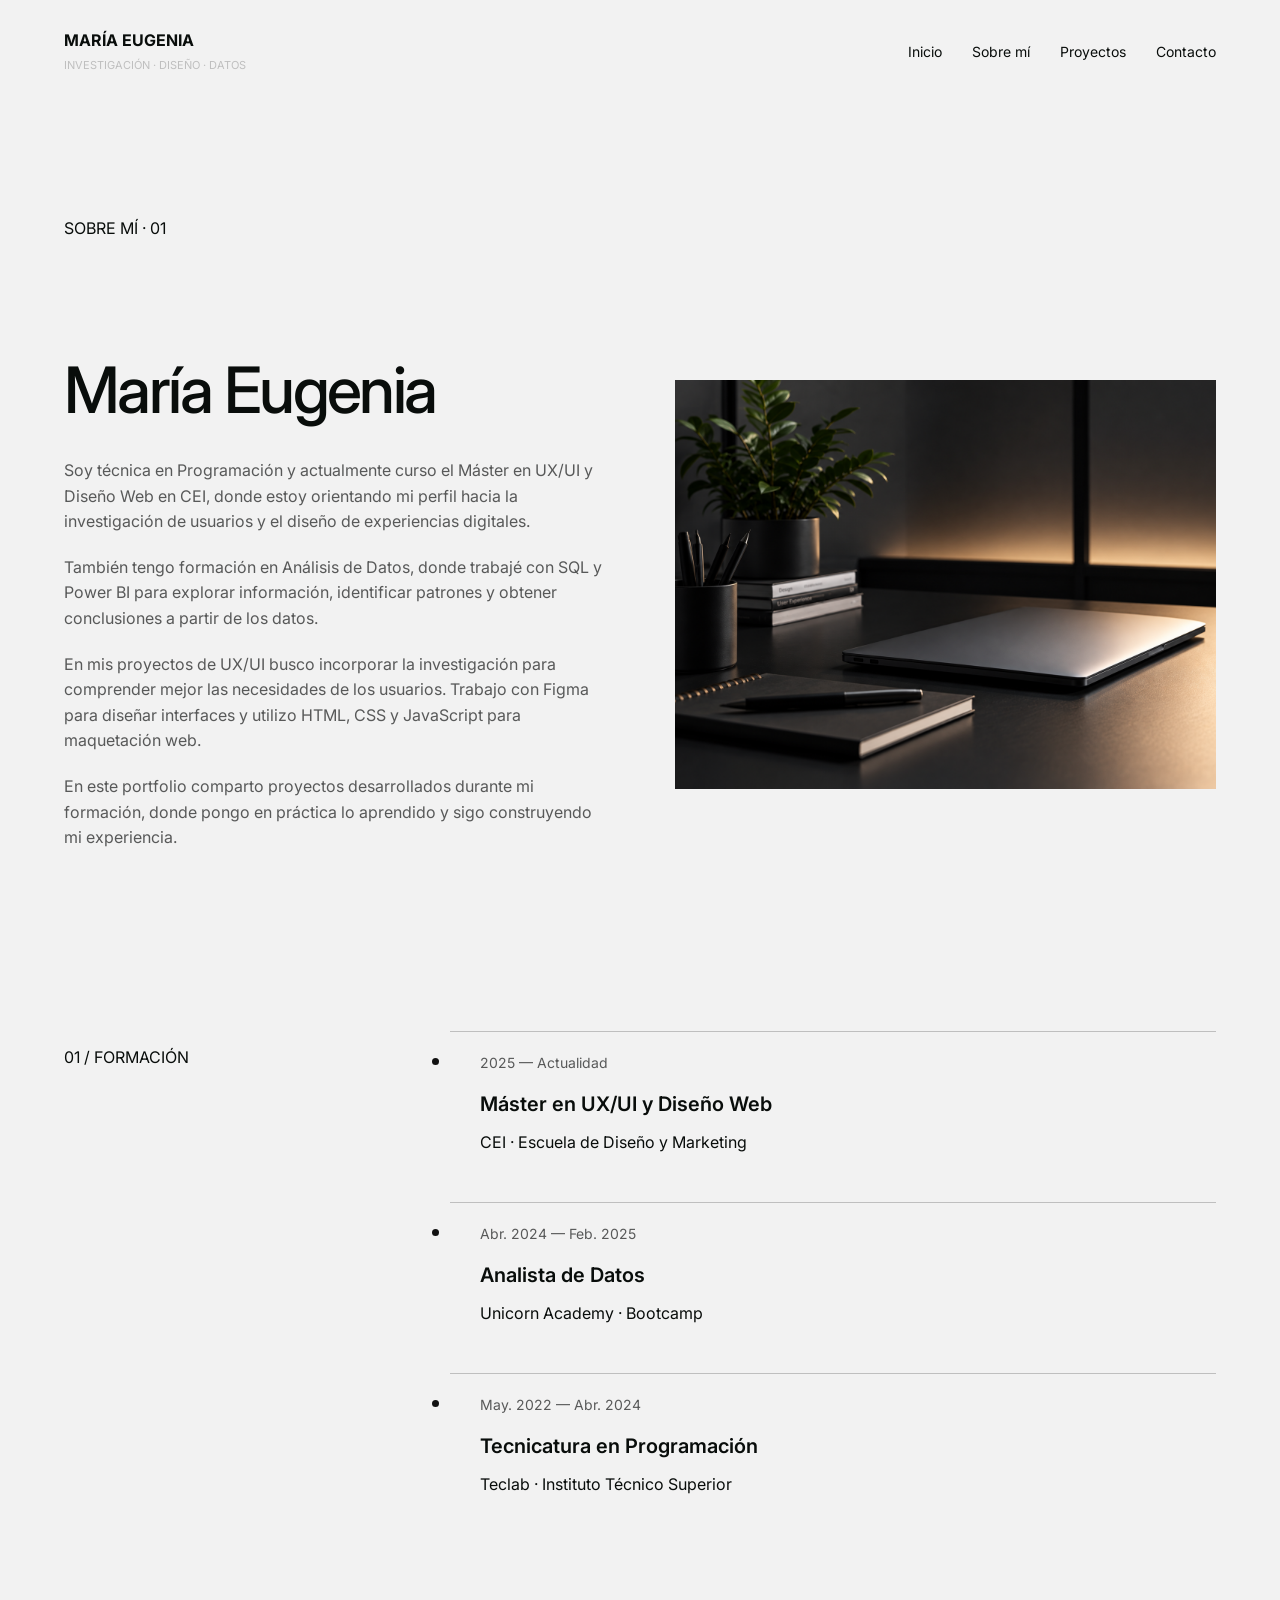
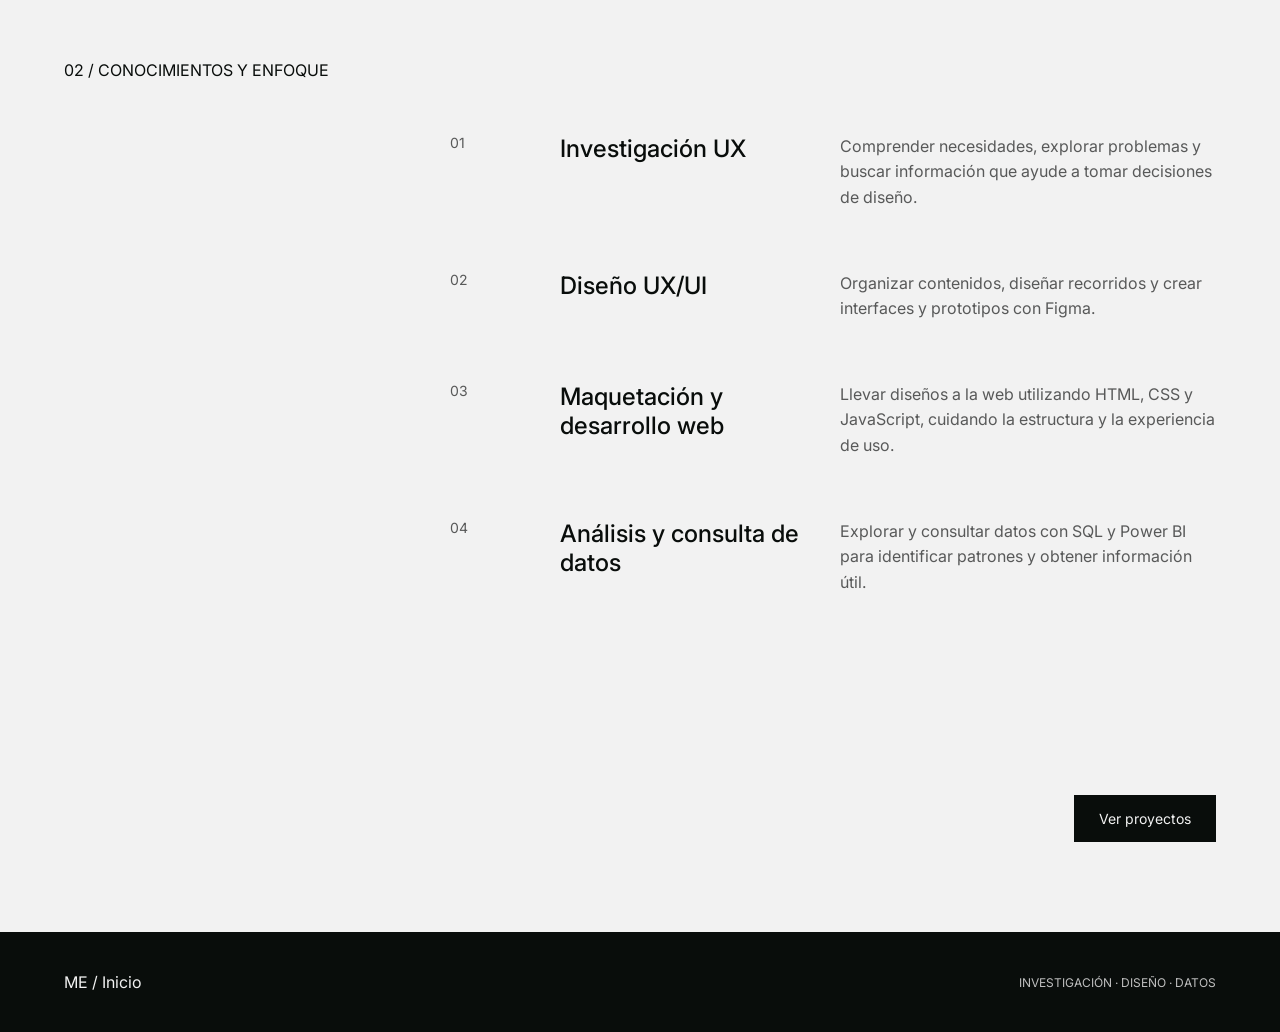
<file: sobre-mi.html>
<!DOCTYPE html>
<html lang="es">

<head>
  <meta charset="UTF-8">
  <meta name="viewport" content="width=device-width, initial-scale=1.0">

  <title>Sobre mí | María Eugenia</title>

  <!-- Tipografía Inter -->
  <link rel="preconnect" href="https://fonts.googleapis.com">
  <link rel="preconnect" href="https://fonts.gstatic.com" crossorigin>
  <link href="https://fonts.googleapis.com/css2?family=Inter:wght@400;500;600;700&display=swap" rel="stylesheet">

  <!-- Estilos de la web -->
  <link rel="stylesheet" href="css/main.css">
</head>

<body class="pagina-sobre-mi">

  <!-- Cabecera -->
  <header class="header">
    <div class="contenedor">

      <a href="index.html" class="logo">
        <strong>MARÍA EUGENIA</strong>
        <span>INVESTIGACIÓN · DISEÑO · DATOS</span>
      </a>

      <nav class="menu">
        <a href="index.html">Inicio</a>
        <a href="sobre-mi.html">Sobre mí</a>
        <a href="index.html#proyectos">Proyectos</a>
        <a href="index.html#contacto">Contacto</a>
      </nav>

    </div>
  </header>

  <main>

    <!-- 01. PRESENTACIÓN PERSONAL -->
    <section class="presentacion">
      <div class="contenedor">

        <p class="etiqueta">SOBRE MÍ · 01</p>

        <div class="presentacion-contenido">

          <div class="presentacion-texto">

            <h1>María Eugenia</h1>

            <p>
              Soy técnica en Programación y actualmente curso
              el Máster en UX/UI y Diseño Web en CEI, donde
              estoy orientando mi perfil hacia la investigación
              de usuarios y el diseño de experiencias digitales.
            </p>

            <p>
              También tengo formación en Análisis de Datos,
              donde trabajé con SQL y Power BI para explorar
              información, identificar patrones y obtener
              conclusiones a partir de los datos.
            </p>

            <p>
              En mis proyectos de UX/UI busco incorporar
              la investigación para comprender mejor las
              necesidades de los usuarios. Trabajo con Figma
              para diseñar interfaces y utilizo HTML, CSS
              y JavaScript para maquetación web.
            </p>

            <p>
              En este portfolio comparto proyectos desarrollados
              durante mi formación, donde pongo en práctica
              lo aprendido y sigo construyendo mi experiencia.
            </p>

          </div>

          <!-- Imagen pendiente de elegir -->
          <div class="imagen-sobre-mi">
            <img src="assets/img/espacio-trabajo.png"
              alt="Espacio de trabajo minimalista con ordenador, libros y planta">
          </div>

        </div>

      </div>
    </section>

    <!-- 02. FORMACIÓN -->
    <section class="formacion">
      <div class="contenedor">

        <p class="etiqueta">01 / FORMACIÓN</p>


        <div class="lista-formacion">


          <article class="formacion-item">
            <span>2025 — Actualidad</span>
            <h3>Máster en UX/UI y Diseño Web</h3>
            <p>CEI · Escuela de Diseño y Marketing</p>
          </article>

          <article class="formacion-item">
            <span>Abr. 2024 — Feb. 2025</span>
            <h3>Analista de Datos</h3>
            <p>Unicorn Academy · Bootcamp</p>
          </article>

          <article class="formacion-item">
            <span>May. 2022 — Abr. 2024</span>
            <h3>Tecnicatura en Programación</h3>
            <p>Teclab · Instituto Técnico Superior</p>
          </article>

        </div>

      </div>
    </section>

    <!-- 03. CONOCIMIENTOS -->
    <section class="conocimientos">
      <div class="contenedor">

        <p class="etiqueta">02 / CONOCIMIENTOS Y ENFOQUE</p>



        <div class="lista-conocimientos">

          <article class="conocimiento-item">
            <span>01</span>
            <h3>Investigación UX</h3>
            <p>
              Comprender necesidades, explorar problemas
              y buscar información que ayude a tomar
              decisiones de diseño.
            </p>
          </article>

          <article class="conocimiento-item">
            <span>02</span>
            <h3>Diseño UX/UI</h3>
            <p>
              Organizar contenidos, diseñar recorridos
              y crear interfaces y prototipos con Figma.
            </p>
          </article>

          <article class="conocimiento-item">
            <span>03</span>
            <h3>Maquetación y desarrollo web</h3>
            <p>
              Llevar diseños a la web utilizando
              HTML, CSS y JavaScript, cuidando
              la estructura y la experiencia de uso.
            </p>
          </article>

          <article class="conocimiento-item">
            <span>04</span>
            <h3>Análisis y consulta de datos</h3>
            <p>
              Explorar y consultar datos con SQL
              y Power BI para identificar patrones
              y obtener información útil.
            </p>
          </article>

        </div>

      </div>
    </section>

    <!-- Enlace a los proyectos -->
    <section class="ver-trabajos">
      <div class="contenedor">

        <a href="index.html#proyectos" class="boton">
          Ver proyectos
        </a>

      </div>
    </section>

  </main>

  <!-- Pie de página -->
  <footer class="footer">
    <div class="contenedor">

      <a href="index.html">ME / Inicio</a>

      <p>INVESTIGACIÓN · DISEÑO · DATOS</p>

    </div>
  </footer>

</body>

</html>
</file>
<file: css/main.css>
@charset "UTF-8";
.boton {
  display: inline-block;
  padding: 15px 25px;
  background-color: #f2f2f2;
  color: #090d0b;
  font-size: 14px;
  text-decoration: none;
  text-align: center;
  border: none;
  cursor: pointer;
}

.tarjeta-proyecto {
  margin-top: 60px;
  padding-bottom: 40px;
  border-bottom: 1px solid #585959;
}

.tarjeta-proyecto img {
  display: block;
  width: 100%;
  min-height: 300px;
  -o-object-fit: cover;
     object-fit: cover;
  background-color: #585959;
}

@media (max-width: 768px) {
  .tarjeta-proyecto img.imagen-b600 {
    min-height: 0;
    height: auto;
    -o-object-fit: contain;
       object-fit: contain;
  }
}
.imagen-pendiente {
  width: 100%;
  aspect-ratio: 16/9;
  background-color: #585959;
}

* {
  box-sizing: border-box;
}

html {
  scroll-behavior: smooth;
}

body {
  margin: 0;
  font-family: "Inter", Arial, sans-serif;
  background-color: #090d0b;
  color: #f2f2f2;
}

a {
  color: inherit;
  text-decoration: none;
}

.contenedor {
  width: 90%;
  max-width: 1320px;
  margin: 0 auto;
}

.header {
  padding: 30px 0;
  background-color: #090d0b;
}
.header .contenedor {
  display: flex;
  justify-content: space-between;
  align-items: center;
}

@media (max-width: 768px) {
  .header .contenedor {
    flex-direction: column;
    align-items: flex-start;
    gap: 25px;
  }
}
.logo {
  display: flex;
  flex-direction: column;
  gap: 8px;
}
.logo span {
  font-size: 11px;
  color: #bfbfbf;
}

.menu {
  display: flex;
  gap: 30px;
  font-size: 14px;
}

@media (max-width: 768px) {
  .menu {
    flex-wrap: wrap;
    gap: 15px;
  }
}
.portada {
  min-height: 85vh;
  display: flex;
  align-items: center;
}
.portada h1 {
  margin: 0;
  font-size: clamp(48px, 7vw, 100px);
  font-weight: 600;
  letter-spacing: -0.06em;
  line-height: 1;
}
.portada h1 span {
  color: #8c8c8c;
}

.portada-info {
  display: flex;
  justify-content: space-between;
  align-items: center;
  gap: 30px;
  margin-top: 60px;
}
.portada-info p {
  max-width: 400px;
  font-size: 16px;
  line-height: 1.6;
}

.sobre-mi {
  background-color: #f2f2f2;
  color: #090d0b;
  padding: 100px 0;
}

.sobre-mi-contenido {
  display: grid;
  grid-template-columns: 1fr 1fr;
  align-items: center;
  gap: 80px;
  margin-top: 60px;
}

/* Imagen de la sección Sobre mí */
.sobre-mi-imagen {
  min-width: 0;
  min-height: 0;
  background: transparent;
  position: relative;
}

.sobre-mi-imagen img {
  display: block;
  width: 100%;
  min-height: 350px;
  -o-object-fit: cover;
     object-fit: cover;
  -o-object-position: center;
     object-position: center;
}

.sobre-mi-texto h2 {
  font-size: 42px;
  font-weight: 500;
  letter-spacing: -0.04em;
}

.proyectos {
  background-color: #090d0b;
  color: #f2f2f2;
  padding: 100px 0;
}

.proyecto-info {
  display: flex;
  justify-content: space-between;
  gap: 40px;
  margin-top: 25px;
}

.proceso {
  background-color: #f2f2f2;
  color: #090d0b;
  padding: 100px 0;
}

.pasos {
  display: grid;
  grid-template-columns: repeat(4, 1fr);
  gap: 30px;
  margin-top: 80px;
}

/* Figuras geométricas de Habilidades */
.figura {
  position: relative;
  width: 140px;
  min-height: 150px;
  margin-top: 20px;
}

.figura .circulo {
  position: absolute;
  width: 120px;
  min-height: 120px;
  border: 1px solid #777;
  border-radius: 50%;
  top: 15px;
  left: 10px;
}

.figura .rombo {
  position: absolute;
  width: 85px;
  min-height: 85px;
  border: 1px solid #777;
  transform: rotate(45deg);
  top: 32px;
  left: 27px;
}

.figura .linea-vertical {
  position: absolute;
  width: 1px;
  min-height: 150px;
  background-color: #777;
  top: 0;
  left: 70px;
}

/* Figura 02 — Interpretar */
.figura-interpretar .cuadrado-inclinado {
  position: absolute;
  width: 90px;
  min-height: 90px;
  border: 1px solid #777;
  transform: rotate(-15deg);
  top: 30px;
  left: 25px;
}

.figura-interpretar .linea-diagonal {
  position: absolute;
  width: 1px;
  min-height: 150px;
  background-color: #777;
  top: 0;
  left: 70px;
  transform: rotate(30deg);
}

/* Figura 03 — Dar forma */
.figura-dar-forma .rombo-exterior {
  position: absolute;
  width: 110px;
  min-height: 110px;
  border: 1px solid #777;
  transform: rotate(45deg);
  top: 20px;
  left: 15px;
}

.figura-dar-forma .rombo-interior {
  position: absolute;
  width: 78px;
  min-height: 78px;
  border: 1px solid #777;
  transform: rotate(45deg);
  top: 36px;
  left: 31px;
}

/* Figura 04 — Comprobar */
.figura-comprobar .linea-horizontal {
  position: absolute;
  width: 140px;
  min-height: 1px;
  background-color: #777;
  top: 75px;
  left: 0;
}

.enlace-recorrido {
  display: inline-block;
  font-size: 12px;
  text-transform: uppercase;
  letter-spacing: 1px;
  color: #090d0b;
  text-decoration: none;
  border-bottom: 1px solid #090d0b;
  padding-bottom: 8px;
}

.contacto {
  background-color: #bfbfbf;
  color: #090d0b;
  padding: 100px 0;
}

@media (max-width: 768px) {
  .contacto {
    padding: 60px 0;
  }
}
.contacto-contenido {
  display: flex;
  justify-content: space-between;
  align-items: center;
  gap: 60px;
}

.contacto-enlaces {
  display: flex;
  flex-direction: column;
  gap: 30px;
}

.contacto-enlaces a {
  display: flex;
  align-items: center;
  gap: 16px;
  font-size: 14px;
}

.icono-contacto {
  width: 18px;
  min-height: 18px;
  -o-object-fit: contain;
     object-fit: contain;
  flex-shrink: 0;
}

.footer {
  background-color: #090d0b;
  color: #f2f2f2;
  padding: 40px 0;
}

/* Encabezado de la sección Habilidades */
.proceso-encabezado {
  display: grid;
  grid-template-columns: 1fr 1fr;
  align-items: end;
  gap: 60px;
  margin-bottom: 70px;
}

.proceso-encabezado .introduccion {
  margin: 0;
}

@media (max-width: 768px) {
  .proceso-encabezado {
    grid-template-columns: 1fr;
    gap: 25px;
  }
}
.proceso h2 {
  font-size: 64px;
  font-weight: 500;
  line-height: 1.1;
  letter-spacing: -0.04em;
  margin-bottom: 30px;
}

.proceso .introduccion {
  max-width: 400px;
  color: #585959;
  line-height: 1.6;
}

.paso {
  display: flex;
  flex-direction: column;
  gap: 20px;
}
.paso span {
  font-size: 12px;
  color: #585959;
}
.paso h3 {
  font-size: 24px;
  font-weight: 500;
  margin: 0;
}
.paso p {
  font-size: 16px;
  line-height: 1.5;
  color: #585959;
  margin: 0;
}

.contacto h2 {
  font-size: 64px;
  font-weight: 500;
  letter-spacing: -0.04em;
  margin: 0;
}

@media (max-width: 768px) {
  .contacto h2 {
    font-size: 42px;
  }
}
.contacto-enlaces {
  width: 350px;
}

.contacto-enlaces a {
  display: flex;
  align-items: center;
  gap: 15px;
  padding: 25px 0;
  border-top: 1px solid #8c8c8c;
  font-size: 14px;
}

.contacto-enlaces a:last-child {
  border-bottom: 1px solid #8c8c8c;
}

.contacto-enlaces img {
  width: 18px;
}

.footer .contenedor {
  display: flex;
  justify-content: space-between;
  align-items: center;
  gap: 20px;
}

.footer p {
  margin: 0;
  font-size: 12px;
  color: #bfbfbf;
}

.proyectos h2 {
  font-size: 64px;
  font-weight: 500;
  margin: 30px 0;
}

.proyectos .introduccion {
  max-width: 500px;
  color: #bfbfbf;
  font-size: 16px;
  line-height: 1.6;
  margin-bottom: 60px;
}

.proyecto-info h3 {
  font-size: 28px;
  font-weight: 500;
  margin: 15px 0;
}

.proyecto-info p {
  max-width: 500px;
  line-height: 1.6;
}

.proyecto-info .enlace {
  display: inline-block;
  border-bottom: 1px solid #bfbfbf;
  padding-bottom: 8px;
}

.encabezado-proyectos {
  display: flex;
  justify-content: space-between;
  align-items: center;
  gap: 40px;
  margin: 60px 0;
}

.encabezado-proyectos h2 {
  margin: 0;
}

.encabezado-proyectos .introduccion {
  max-width: 400px;
  margin: 0;
}

.pagina-sobre-mi {
  background-color: #f2f2f2;
  color: #090d0b;
}

.pagina-sobre-mi .header {
  background-color: #f2f2f2;
}

.presentacion {
  padding: 100px 0;
}

.presentacion-contenido {
  display: grid;
  grid-template-columns: minmax(0, 1fr) minmax(0, 1fr);
  gap: 70px;
  align-items: center;
  margin-top: 60px;
}

.presentacion-texto h1 {
  font-size: 64px;
  font-weight: 500;
  letter-spacing: -0.04em;
  margin-bottom: 30px;
}

.presentacion-texto p {
  font-size: 16px;
  line-height: 1.6;
  color: #585959;
  margin-bottom: 20px;
}

.imagen-sobre-mi {
  min-width: 0;
}
.imagen-sobre-mi img {
  display: block;
  width: 100%;
  max-width: 100%;
  -o-object-fit: cover;
     object-fit: cover;
}

img {
  display: block;
  width: 100%;
  max-width: 100%;
  -o-object-fit: cover;
     object-fit: cover;
}

.imagen-sobre-mi p {
  font-size: 12px;
  color: #585959;
}

.formacion {
  padding: 60px 0;
}

.formacion .contenedor {
  display: grid;
  grid-template-columns: 30% 1fr;
  gap: 40px;
}

@media (max-width: 768px) {
  .formacion .contenedor {
    grid-template-columns: 1fr;
  }
}
.lista-formacion {
  display: grid;
  grid-template-columns: 1fr;
  gap: 40px;
}

.formacion-item {
  position: relative;
  border-top: 1px solid #bfbfbf;
  padding-top: 20px;
  padding-left: 30px;
}

.formacion-item::before {
  content: "";
  position: absolute;
  top: 26px;
  left: -18px;
  width: 7px;
  min-height: 7px;
  background-color: #111;
  border-radius: 50%;
}

.formacion-item h3 {
  font-size: 20px;
  font-weight: 600;
  margin-bottom: 15px;
}

.formacion-item p {
  font-size: 16px;
  margin-bottom: 10px;
}

.formacion-item span {
  font-size: 14px;
  color: #585959;
}

.conocimientos {
  padding: 80px 0 120px;
}

.conocimientos .contenedor {
  display: grid;
  grid-template-columns: 30% 1fr;
  gap: 40px;
}

@media (max-width: 768px) {
  .conocimientos .contenedor {
    grid-template-columns: 1fr;
  }
}
.lista-conocimientos {
  margin-top: 60px;
}

.conocimiento-item {
  display: grid;
  grid-template-columns: 80px 1fr 1.5fr;
  gap: 30px;
  align-items: start;
  padding: 30px 0;
}

.conocimiento-item span {
  font-size: 14px;
  color: #585959;
}

.conocimiento-item h3 {
  font-size: 24px;
  font-weight: 500;
  margin: 0;
}

.conocimiento-item p {
  font-size: 16px;
  line-height: 1.6;
  color: #585959;
  margin: 0;
}

.ver-trabajos {
  padding: 50px 0 90px;
}

.ver-trabajos .contenedor {
  display: flex;
  justify-content: flex-end;
}

.pagina-sobre-mi .ver-trabajos .boton {
  background-color: #090d0b;
  color: #f2f2f2;
}

.pagina-detalle {
  background-color: #f2f2f2;
  color: #090d0b;
}

.pagina-detalle .header {
  background-color: #f2f2f2;
}

.detalle-portada {
  padding: 100px 0 60px;
}

.detalle-encabezado {
  display: grid;
  grid-template-columns: 1fr 1fr;
  gap: 60px;
  align-items: start;
  margin: 50px 0;
}

.detalle-encabezado h1 {
  font-size: 64px;
  font-weight: 500;
  letter-spacing: -0.04em;
  margin: 0;
}

.detalle-encabezado p {
  max-width: 350px;
  font-size: 16px;
  line-height: 1.6;
  color: #585959;
}

.detalle-datos {
  display: grid;
  grid-template-columns: repeat(3, 1fr);
  gap: 30px;
  border-top: 1px solid #bfbfbf;
  padding-top: 25px;
}

.detalle-datos h2 {
  font-size: 12px;
  font-weight: 500;
  margin-bottom: 12px;
}

.detalle-datos p {
  font-size: 14px;
  color: #585959;
}

.detalle-seccion {
  padding: 80px 0;
}

.detalle-contenido {
  display: grid;
  grid-template-columns: 1fr 2fr;
  gap: 60px;
}

.detalle-contenido h2 {
  font-size: 36px;
  font-weight: 500;
  line-height: 1.2;
  letter-spacing: -0.04em;
  margin-bottom: 25px;
}

.detalle-contenido p {
  font-size: 16px;
  line-height: 1.6;
  color: #585959;
}

.detalle-pasos {
  display: grid;
  grid-template-columns: repeat(3, 1fr);
  gap: 40px;
  margin-top: 60px;
}

.detalle-paso {
  padding-top: 20px;
  border-top: 1px solid #bfbfbf;
}

.detalle-paso span {
  font-size: 14px;
  color: #585959;
}

.detalle-paso h3 {
  font-size: 24px;
  font-weight: 500;
  margin: 25px 0;
}

.detalle-paso p {
  font-size: 16px;
  line-height: 1.6;
  color: #585959;
}

.siguiente-proyecto {
  padding: 60px 0;
  background-color: #090d0b;
  color: #f2f2f2;
}

.siguiente-proyecto .contenedor {
  display: flex;
  justify-content: space-between;
  align-items: center;
  gap: 40px;
}

.siguiente-enlace span {
  font-size: 12px;
  color: #bfbfbf;
}

.siguiente-enlace h2 {
  font-size: 36px;
  font-weight: 500;
  margin: 15px 0 0;
}

@media (max-width: 768px) {
  .portada-info {
    flex-direction: column;
    align-items: flex-start;
  }
  .sobre-mi-contenido,
  .presentacion-contenido,
  .detalle-encabezado,
  .detalle-contenido {
    grid-template-columns: 1fr;
    gap: 30px;
  }
  .encabezado-proyectos,
  .proyecto-info {
    flex-direction: column;
    align-items: flex-start;
  }
  .lista-formacion,
  .pasos,
  .detalle-datos,
  .detalle-pasos {
    grid-template-columns: 1fr;
  }
  .conocimiento-item {
    grid-template-columns: 1fr;
    gap: 15px;
  }
  .contacto-contenido,
  .footer .contenedor,
  .siguiente-proyecto .contenedor {
    flex-direction: column;
    align-items: flex-start;
  }
  .contacto-enlaces {
    width: 100%;
  }
  .detalle-imagen img {
    display: block;
    width: 100%;
    height: auto;
  }
  .detalle-imagen .imagen-pendiente {
    margin-bottom: 30px;
  }
}
.detalle-imagen img {
  display: block;
  width: 100%;
  height: auto;
  margin-bottom: 30px;
}

@media (max-width: 768px) {
  .pagina-detalle .detalle-seccion {
    padding: 50px 0;
  }
}/*# sourceMappingURL=main.css.map */
</file>
